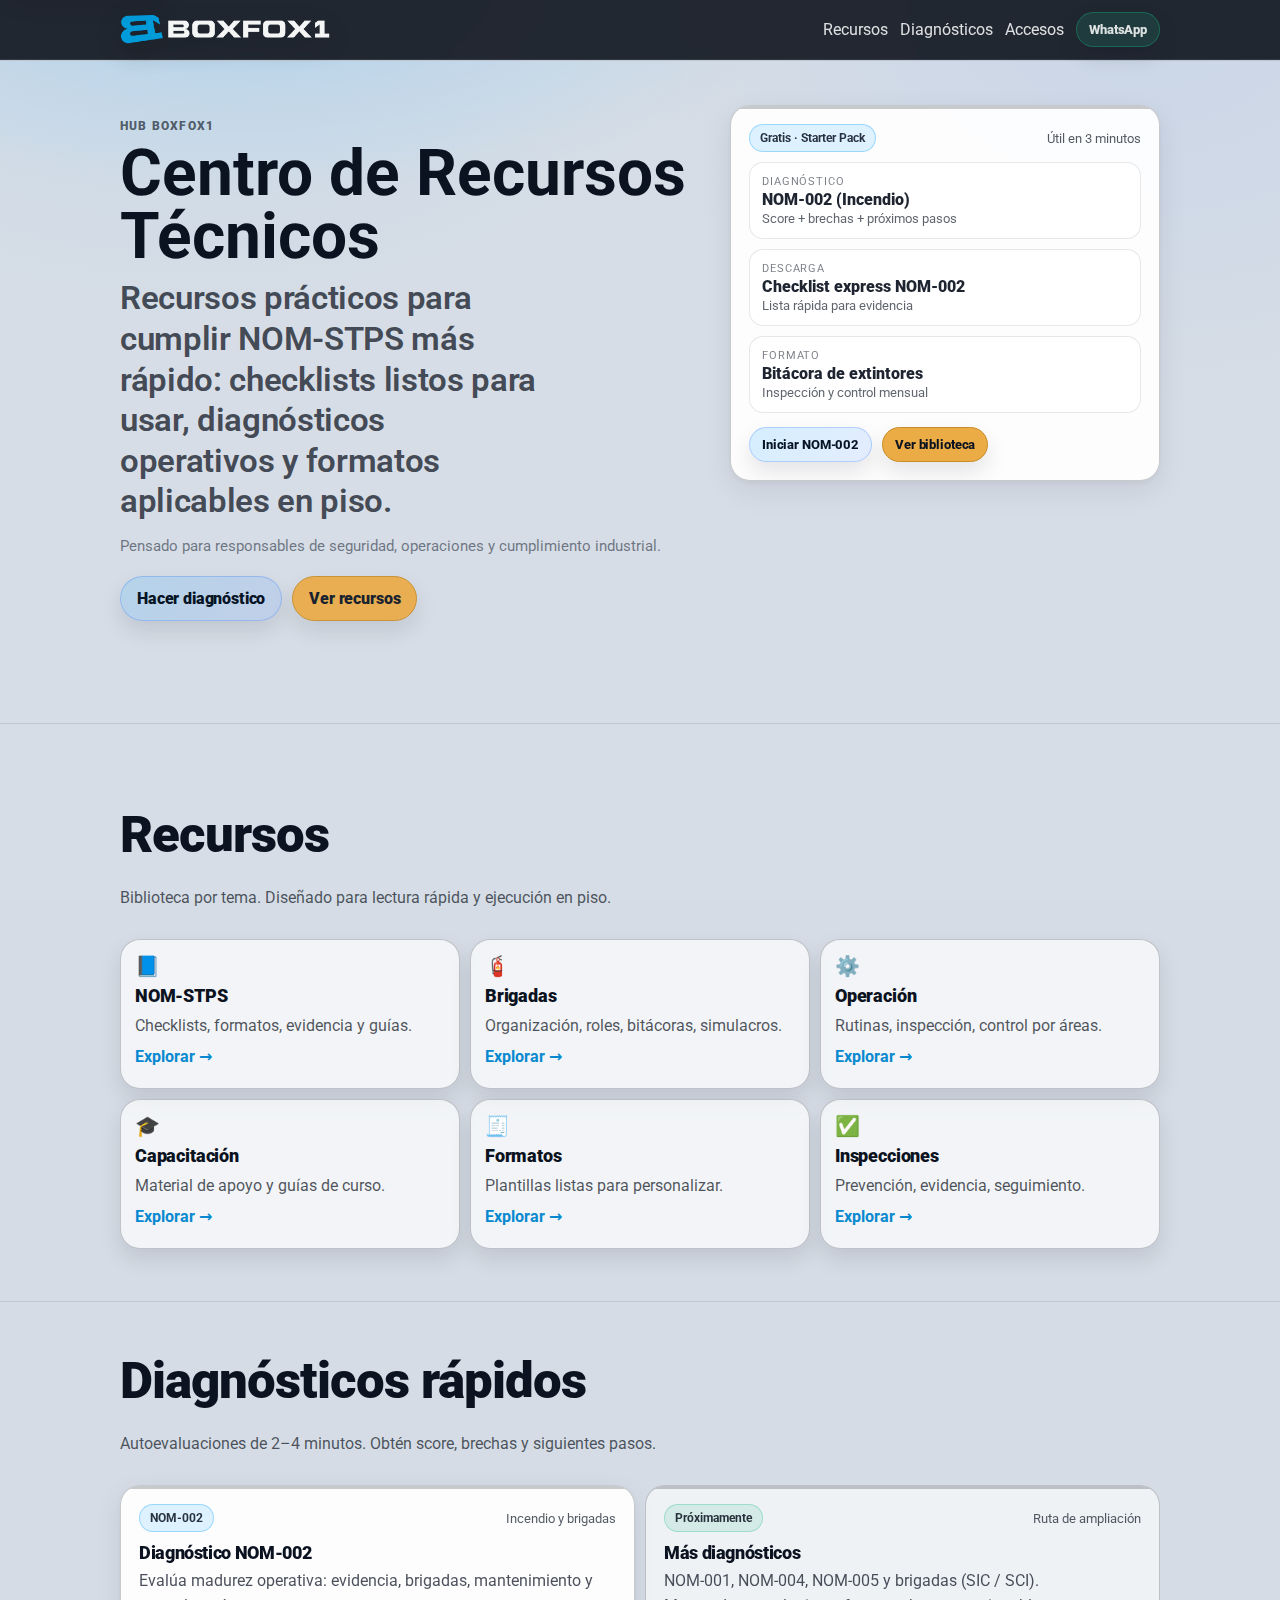
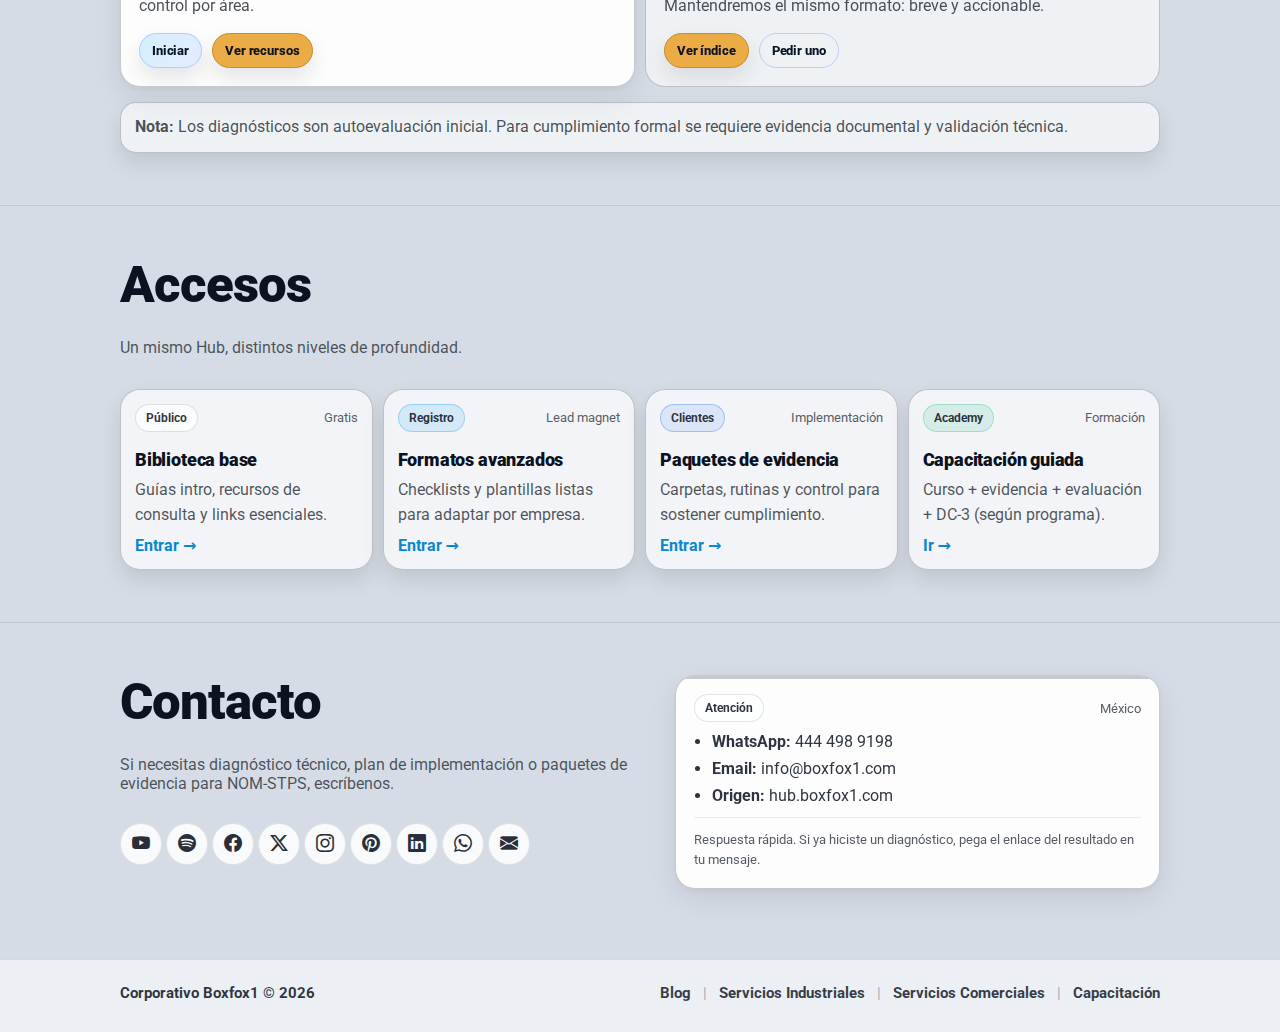
<file: index.html>
<!-- /index.html -->
<!doctype html>
<html lang="es-MX">
  <head>
    <meta charset="utf-8" />
    <meta name="viewport" content="width=device-width, initial-scale=1" />
    <title>Hub Boxfox1 | Centro de Recursos Técnicos</title>
    <meta
      name="description"
      content="Hub Boxfox1: recursos técnicos, checklists, formatos y diagnósticos (NOM-STPS, brigadas y operación) listos para usar."
    />
    <meta name="robots" content="index,follow" />

    <!-- Open Graph -->
    <meta property="og:type" content="website" />
    <meta
      property="og:title"
      content="Hub Boxfox1 | Centro de Recursos Técnicos"
    />
    <meta
      property="og:description"
      content="Recursos técnicos, diagnósticos y formatos para cumplimiento NOM-STPS y operación industrial."
    />
    <meta property="og:url" content="https://hub.boxfox1.com/" />
    <meta property="og:site_name" content="Boxfox1" />

    <link rel="icon" href="/favicon.ico" />
    <link rel="stylesheet" href="/assets/css/main.css" />
    <link
      rel="stylesheet"
      href="https://cdn.jsdelivr.net/npm/bootstrap-icons@1.11.3/font/bootstrap-icons.css"
    />
  </head>

  <body>
    <a class="skip-link" href="#contenido">Saltar al contenido</a>

    <header class="site-header" id="top">
      <nav class="nav" aria-label="Navegación principal">
        <div class="wrap nav-row">
          <a class="brand" href="/" aria-label="Inicio Hub Boxfox1">
            <img
              class="brand-logo"
              src="/assets/img/boxfox1.logo.white.webp"
              alt="Boxfox1 Hub"
              width="210"
              height="48"
              loading="eager"
              decoding="async"
            />
          </a>

          <button
            class="nav-toggle"
            id="navToggle"
            type="button"
            aria-expanded="false"
            aria-controls="navLinks"
          >
            <span class="nav-toggle__icon" aria-hidden="true"></span>
            <span class="sr-only">Abrir menú</span>
          </button>

          <div class="nav-links" id="navLinks">
            <a href="#recursos">Recursos</a>
            <a href="#diagnosticos">Diagnósticos</a>
            <a href="#accesos">Accesos</a>

            <a
              class="btn btn-sm btn-whats"
              target="_blank"
              rel="noopener noreferrer"
              href="https://wa.me/524444989198?text=Hola%20Boxfox1%2C%20vengo%20de%20hub.boxfox1.com%20y%20quiero%20ayuda%20con%20recursos%20y%20cumplimiento%20NOM-STPS."
            >
              WhatsApp
            </a>
          </div>
        </div>
      </nav>
    </header>

    <main id="contenido">
      <!-- HERO -->
      <section
        class="section section--hero"
        aria-label="Centro de Recursos Técnicos"
      >
        <div class="wrap">
          <div class="hero">
            <div class="hero-copy">
              <p class="eyebrow">Hub Boxfox1</p>
              <h1>Centro de Recursos Técnicos</h1>
              <p class="lead">
                Recursos prácticos para cumplir NOM-STPS más rápido: checklists
                listos para usar, diagnósticos operativos y formatos aplicables
                en piso.
              </p>

              <p class="hero-note">
                Pensado para responsables de seguridad, operaciones y
                cumplimiento industrial.
              </p>
              <div
                class="hero-actions"
                role="group"
                aria-label="Acciones principales"
              >
                <!-- Primario: diagnóstico -->
                <a class="btn" href="#diagnosticos">Hacer diagnóstico</a>
                <!-- Secundario: biblioteca -->
                <a class="btn btn-ghost" href="#recursos">Ver recursos</a>
              </div>
            </div>

<aside class="card card--solid hero-pack" aria-label="Starter Pack">
  <div class="card-top">
    <span class="badge badge-registro">Gratis · Starter Pack</span>
    <div class="muted small">Útil en 3 minutos</div>
  </div>

  <div class="pack" role="list">
    <a class="pack-item" href="/app/diagnostico/nom-002.html" role="listitem">
      <div class="pack-kicker">Diagnóstico</div>
      <div class="pack-title">NOM-002 (Incendio)</div>
      <div class="pack-sub">Score + brechas + próximos pasos</div>
    </a>

    <a class="pack-item" href="/downloads/" role="listitem">
      <div class="pack-kicker">Descarga</div>
      <div class="pack-title">Checklist express NOM-002</div>
      <div class="pack-sub">Lista rápida para evidencia</div>
    </a>

    <a class="pack-item" href="/downloads/" role="listitem">
      <div class="pack-kicker">Formato</div>
      <div class="pack-title">Bitácora de extintores</div>
      <div class="pack-sub">Inspección y control mensual</div>
    </a>
  </div>

  <div class="card-actions" aria-label="Acciones rápidas">
    <a class="btn btn-sm" href="/app/diagnostico/nom-002.html">Iniciar NOM-002</a>
    <a class="btn btn-ghost btn-sm" href="#recursos">Ver biblioteca</a>
  </div>
</aside>
          </div>
        </div>
      </section>

      <!-- RECURSOS -->
      <section class="section" id="recursos" aria-label="Recursos">
        <div class="wrap">
          <div class="section-head">
            <h2>Recursos</h2>
            <p class="muted">
              Biblioteca por tema. Diseñado para lectura rápida y ejecución en
              piso.
            </p>
          </div>

          <div class="grid grid-3" style="margin-top: 16px">
            <article class="tile" aria-label="NOM-STPS">
              <div class="tile-ico" aria-hidden="true">📘</div>
              <div class="tile-title">NOM-STPS</div>
              <div class="tile-desc">
                Checklists, formatos, evidencia y guías.
              </div>
              <a class="explore-link" href="#recursos">Explorar →</a>
            </article>

            <article class="tile" aria-label="Brigadas">
              <div class="tile-ico" aria-hidden="true">🧯</div>
              <div class="tile-title">Brigadas</div>
              <div class="tile-desc">
                Organización, roles, bitácoras, simulacros.
              </div>
              <a class="explore-link" href="#recursos">Explorar →</a>
            </article>

            <article class="tile" aria-label="Operación">
              <div class="tile-ico" aria-hidden="true">⚙️</div>
              <div class="tile-title">Operación</div>
              <div class="tile-desc">
                Rutinas, inspección, control por áreas.
              </div>
              <a class="explore-link" href="#recursos">Explorar →</a>
            </article>

            <article class="tile" aria-label="Capacitación">
              <div class="tile-ico" aria-hidden="true">🎓</div>
              <div class="tile-title">Capacitación</div>
              <div class="tile-desc">Material de apoyo y guías de curso.</div>
              <a class="explore-link" href="#recursos">Explorar →</a>
            </article>

            <article class="tile" aria-label="Formatos">
              <div class="tile-ico" aria-hidden="true">🧾</div>
              <div class="tile-title">Formatos</div>
              <div class="tile-desc">Plantillas listas para personalizar.</div>
              <a class="explore-link" href="#recursos">Explorar →</a>
            </article>

            <article class="tile" aria-label="Inspecciones">
              <div class="tile-ico" aria-hidden="true">✅</div>
              <div class="tile-title">Inspecciones</div>
              <div class="tile-desc">Prevención, evidencia, seguimiento.</div>
              <a class="explore-link" href="#recursos">Explorar →</a>
            </article>
          </div>
        </div>
      </section>

      <!-- DIAGNÓSTICOS -->
      <section
        class="section"
        id="diagnosticos"
        aria-label="Diagnósticos rápidos"
      >
        <div class="wrap">
          <div class="section-head">
            <h2>Diagnósticos rápidos</h2>
            <p class="muted">
              Autoevaluaciones de 2–4 minutos. Obtén score, brechas y siguientes
              pasos.
            </p>
          </div>

          <div class="grid grid-2" style="margin-top: 16px">
            <article class="card card--solid" aria-label="Diagnóstico NOM-002">
              <div class="card-top">
                <span class="badge badge-registro">NOM-002</span>
                <div class="muted small">Incendio y brigadas</div>
              </div>
              <div class="card-title">Diagnóstico NOM-002</div>
              <p class="card-desc">
                Evalúa madurez operativa: evidencia, brigadas, mantenimiento y
                control por área.
              </p>
              <div class="card-actions">
                <a class="btn btn-sm" href="/app/diagnostico/nom-002.html"
                  >Iniciar</a
                >
                <a class="btn btn-sm btn-ghost" href="#recursos"
                  >Ver recursos</a
                >
              </div>
            </article>

            <article class="card card--soft" aria-label="Más diagnósticos">
              <div class="card-top">
                <span class="badge badge-academy">Próximamente</span>
                <div class="muted small">Ruta de ampliación</div>
              </div>
              <div class="card-title">Más diagnósticos</div>
              <p class="card-desc">
                NOM-001, NOM-004, NOM-005 y brigadas (SIC / SCI). Mantendremos
                el mismo formato: breve y accionable.
              </p>
              <div class="card-actions">
                <a class="btn btn-sm btn-ghost" href="#accesos">Ver índice</a>
                <a class="btn btn-sm btn-line" href="#contacto">Pedir uno</a>
              </div>
            </article>
          </div>

          <div class="note" role="note" aria-label="Nota diagnósticos">
            <strong>Nota:</strong> Los diagnósticos son autoevaluación inicial.
            Para cumplimiento formal se requiere evidencia documental y
            validación técnica.
          </div>
        </div>
      </section>

      <!-- ACCESOS -->
      <section class="section" id="accesos" aria-label="Accesos">
        <div class="wrap">
          <div class="section-head">
            <h2>Accesos</h2>
            <p class="muted">Un mismo Hub, distintos niveles de profundidad.</p>
          </div>

          <div class="grid grid-4" style="margin-top: 16px">
            <article class="tile" aria-label="Público">
              <div class="card-top">
                <span class="badge">Público</span>
                <div class="muted small">Gratis</div>
              </div>
              <div class="tile-title">Biblioteca base</div>
              <div class="tile-desc">
                Guías intro, recursos de consulta y links esenciales.
              </div>
              <a class="explore-link" href="#recursos">Entrar →</a>
            </article>

            <article class="tile" aria-label="Registro">
              <div class="card-top">
                <span class="badge badge-registro">Registro</span>
                <div class="muted small">Lead magnet</div>
              </div>
              <div class="tile-title">Formatos avanzados</div>
              <div class="tile-desc">
                Checklists y plantillas listas para adaptar por empresa.
              </div>
              <a class="explore-link" href="#recursos">Entrar →</a>
            </article>

            <article class="tile" aria-label="Clientes">
              <div class="card-top">
                <span class="badge badge-clientes">Clientes</span>
                <div class="muted small">Implementación</div>
              </div>
              <div class="tile-title">Paquetes de evidencia</div>
              <div class="tile-desc">
                Carpetas, rutinas y control para sostener cumplimiento.
              </div>
              <a class="explore-link" href="#recursos">Entrar →</a>
            </article>

            <article class="tile" aria-label="Academy">
              <div class="card-top">
                <span class="badge badge-academy">Academy</span>
                <div class="muted small">Formación</div>
              </div>
              <div class="tile-title">Capacitación guiada</div>
              <div class="tile-desc">
                Curso + evidencia + evaluación + DC-3 (según programa).
              </div>
              <a class="explore-link" href="#recursos">Ir →</a>
            </article>
          </div>
        </div>
      </section>

      <!-- CONTACTO -->
      <section class="section" id="contacto" aria-label="Contacto">
        <div class="wrap">
          <div class="contact">
            <div>
              <div class="section-head">
                <h2>Contacto</h2>
                <p class="muted">
                  Si necesitas diagnóstico técnico, plan de implementación o
                  paquetes de evidencia para NOM-STPS, escríbenos.
                </p>
              </div>

              <div class="contact-actions">
                <div class="d-flex gap-3 flex-wrap">
                  <a
                    class="footer-social"
                    href="https://www.youtube.com/@Boxfox1industry"
                    target="_blank"
                    rel="noopener noreferrer"
                    aria-label="YouTube"
                  >
                    <i class="bi bi-youtube"></i>
                  </a>

                  <a
                    class="footer-social"
                    href="https://open.spotify.com/show/6O8W2euH2owYs06F3bGgIo"
                    target="_blank"
                    rel="noopener noreferrer"
                    aria-label="Spotify"
                  >
                    <i class="bi bi-spotify"></i>
                  </a>

                  <a
                    class="footer-social"
                    href="https://www.facebook.com/boxfox1industria/"
                    target="_blank"
                    rel="noopener noreferrer"
                    aria-label="Facebook"
                  >
                    <i class="bi bi-facebook"></i>
                  </a>

                  <a
                    class="footer-social"
                    href="https://x.com/Boxfox1industry"
                    target="_blank"
                    rel="noopener noreferrer"
                    aria-label="X (Twitter)"
                  >
                    <i class="bi bi-twitter-x"></i>
                  </a>

                  <a
                    class="footer-social"
                    href="https://www.instagram.com/boxfox1.industry/"
                    target="_blank"
                    rel="noopener noreferrer"
                    aria-label="Instagram"
                  >
                    <i class="bi bi-instagram"></i>
                  </a>

                  <a
                    class="footer-social"
                    href="https://www.pinterest.com/boxfox1/"
                    target="_blank"
                    rel="noopener noreferrer"
                    aria-label="Pinterest"
                  >
                    <i class="bi bi-pinterest"></i>
                  </a>

                  <a
                    class="footer-social"
                    href="https://www.linkedin.com/company/boxfox1industry/"
                    target="_blank"
                    rel="noopener noreferrer"
                    aria-label="LinkedIn"
                  >
                    <i class="bi bi-linkedin"></i>
                  </a>

                  <a
                    class="footer-social"
                    href="https://wa.me/524444989198?text=Hola%20Boxfox1%2C%20vengo%20desde%20hub.boxfox1.com"
                    target="_blank"
                    rel="noopener noreferrer"
                    aria-label="WhatsApp"
                  >
                    <i class="bi bi-whatsapp"></i>
                  </a>

                  <a
                    class="footer-social"
                    href="mailto:info@boxfox1.com?subject=Contacto%20desde%20Hub%20Boxfox1"
                    aria-label="Email"
                  >
                    <i class="bi bi-envelope-fill"></i>
                  </a>
                </div>
              </div>
            </div>

            <aside class="card card--solid" aria-label="Datos">
              <div class="card-top">
                <span class="badge">Atención</span>
                <div class="muted small">México</div>
              </div>
              <ul class="list" style="margin-top: 8px">
                <li>
                  <strong>WhatsApp:</strong>
                  <a
                    href="https://wa.me/524444989198?text=Hola%20Boxfox1%2C%20vengo%20desde%20hub.boxfox1.com"
                    target="_blank"
                    rel="noopener noreferrer"
                  >
                    444 498 9198
                  </a>
                </li>

                <li>
                  <strong>Email:</strong>
                  <a
                    href="mailto:info@boxfox1.com?subject=Contacto%20desde%20Hub%20Boxfox1"
                  >
                    info@boxfox1.com
                  </a>
                </li>
                <li><strong>Origen:</strong> hub.boxfox1.com</li>
              </ul>
              <div class="mini-note">
                Respuesta rápida. Si ya hiciste un diagnóstico, pega el enlace
                del resultado en tu mensaje.
              </div>
            </aside>
          </div>
        </div>
      </section>
    </main>

    <footer class="footer" role="contentinfo">
      <div class="wrap footer-row">
        <div class="footer-left">
          Corporativo Boxfox1 © <span id="year">2026</span>
        </div>

        <nav class="footer-right" aria-label="Divisiones Boxfox1">
          <a
            href="https://blog.boxfox1.com/"
            target="_blank"
            rel="noopener noreferrer"
            >Blog</a
          >
          <span class="sep">|</span>
          <a
            href="https://servicios.boxfox1.com/"
            target="_blank"
            rel="noopener noreferrer"
            >Servicios Industriales</a
          >
          <span class="sep">|</span>
          <a
            href="https://instituto.boxfox1.com/"
            target="_blank"
            rel="noopener noreferrer"
            >Servicios Comerciales</a
          >
          <span class="sep">|</span>
          <a
            href="https://capacitacion.boxfox1.com/"
            target="_blank"
            rel="noopener noreferrer"
            >Capacitación</a
          >
        </nav>
      </div>

      <div class="wrap footer-sub">
        <div class="footer-ctas" aria-label="Contacto directo"></div>
      </div>
    </footer>

    <script src="/assets/js/main.js" defer></script>
  </body>
</html>
</file>
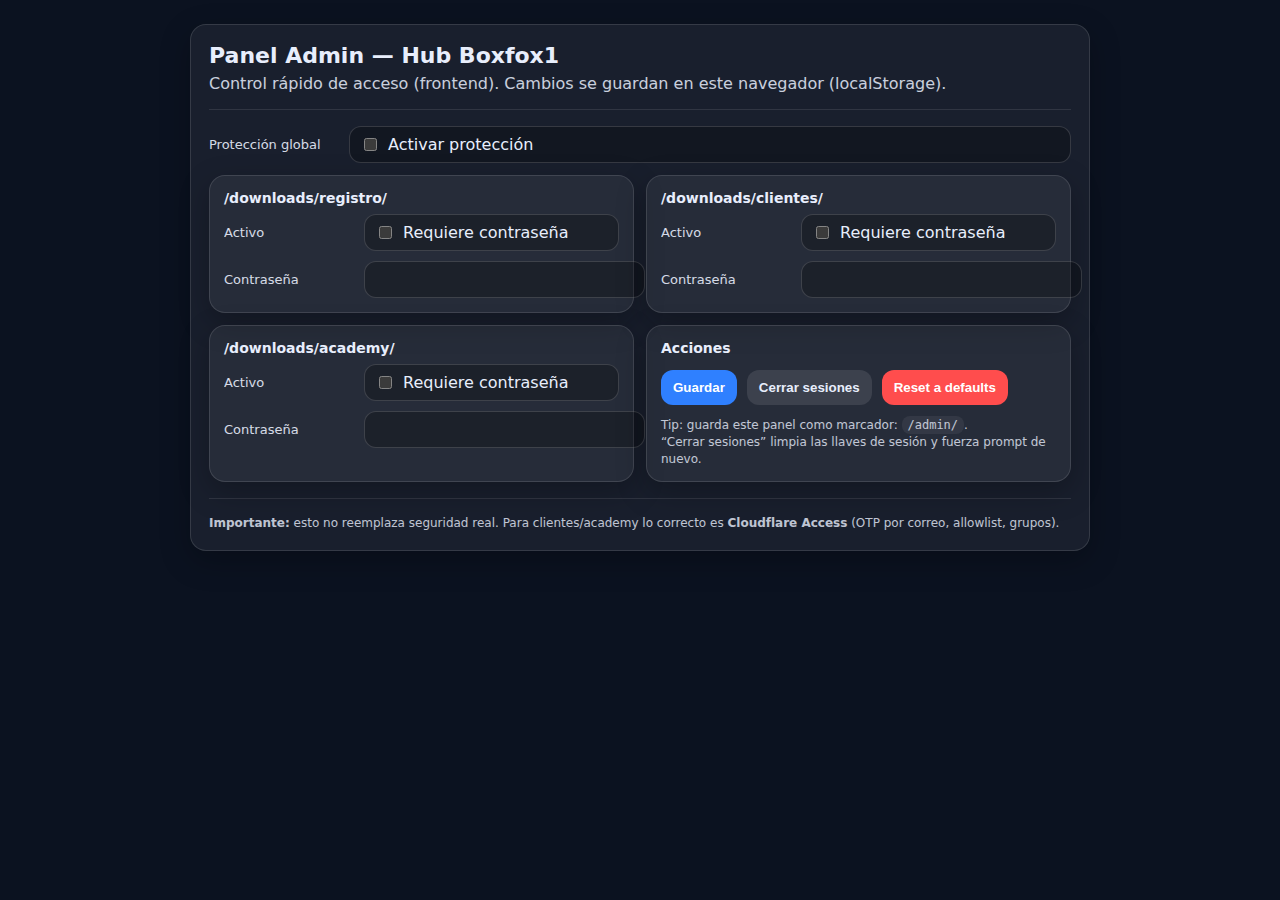
<file: admin/index.html>
<!doctype html>
<html lang="es-MX">
  <head>
    <meta charset="utf-8" />
    <meta name="viewport" content="width=device-width, initial-scale=1" />
    <title>Admin Hub | Boxfox1</title>
    <style>
      :root { color-scheme: dark; }
      body {
        margin: 0; font-family: Roboto, system-ui, -apple-system, Segoe UI, Arial, sans-serif;
        background: #0b1220; color: #e8eefc;
      }
      .wrap { max-width: 900px; margin: 0 auto; padding: 24px; }
      .card {
        background: rgba(255,255,255,0.06);
        border: 1px solid rgba(255,255,255,0.12);
        border-radius: 16px;
        padding: 18px;
        box-shadow: 0 10px 30px rgba(0,0,0,.25);
      }
      h1 { margin: 0 0 6px; font-size: 22px; }
      p { margin: 0 0 16px; opacity: .85; }
      .grid { display: grid; grid-template-columns: 1fr; gap: 12px; }
      @media (min-width: 820px) { .grid { grid-template-columns: 1fr 1fr; } }
      .row {
        display: grid; grid-template-columns: 130px 1fr;
        gap: 10px; align-items: center;
      }
      label { font-size: 13px; opacity: .9; }
      input[type="text"], input[type="password"] {
        width: 100%; padding: 10px 12px; border-radius: 12px;
        border: 1px solid rgba(255,255,255,0.15);
        background: rgba(0,0,0,0.25); color: #e8eefc;
        outline: none;
      }
      .toggle {
        display: inline-flex; gap: 8px; align-items: center;
        padding: 8px 10px; border-radius: 12px;
        border: 1px solid rgba(255,255,255,0.15);
        background: rgba(0,0,0,0.25);
      }
      .btns { display: flex; flex-wrap: wrap; gap: 10px; margin-top: 14px; }
      button {
        cursor: pointer; border: 0; border-radius: 12px;
        padding: 10px 12px; font-weight: 700;
      }
      .primary { background: #2f80ff; color: white; }
      .danger { background: #ff4d4d; color: white; }
      .ghost { background: rgba(255,255,255,0.10); color: #e8eefc; }
      .note { margin-top: 12px; font-size: 12px; opacity: .8; line-height: 1.4; }
      .divider { height: 1px; background: rgba(255,255,255,0.10); margin: 16px 0; }
      .areaTitle { font-size: 14px; font-weight: 800; margin: 0 0 8px; }
      code { background: rgba(255,255,255,0.08); padding: 2px 6px; border-radius: 8px; }
    </style>
  </head>

  <body>
    <div class="wrap">
      <div class="card">
        <h1>Panel Admin — Hub Boxfox1</h1>
        <p>Control rápido de acceso (frontend). Cambios se guardan en este navegador (localStorage).</p>

        <div class="divider"></div>

        <div class="row" style="margin-bottom: 12px;">
          <label>Protección global</label>
          <div class="toggle">
            <input id="globalEnabled" type="checkbox" />
            <span>Activar protección</span>
          </div>
        </div>

        <div class="grid">
          <div class="card" style="padding:14px;">
            <div class="areaTitle">/downloads/registro/</div>
            <div class="row">
              <label>Activo</label>
              <div class="toggle">
                <input id="regEnabled" type="checkbox" />
                <span>Requiere contraseña</span>
              </div>
            </div>
            <div class="row" style="margin-top:10px;">
              <label>Contraseña</label>
              <input id="regPass" type="password" autocomplete="new-password" />
            </div>
          </div>

          <div class="card" style="padding:14px;">
            <div class="areaTitle">/downloads/clientes/</div>
            <div class="row">
              <label>Activo</label>
              <div class="toggle">
                <input id="cliEnabled" type="checkbox" />
                <span>Requiere contraseña</span>
              </div>
            </div>
            <div class="row" style="margin-top:10px;">
              <label>Contraseña</label>
              <input id="cliPass" type="password" autocomplete="new-password" />
            </div>
          </div>

          <div class="card" style="padding:14px;">
            <div class="areaTitle">/downloads/academy/</div>
            <div class="row">
              <label>Activo</label>
              <div class="toggle">
                <input id="acaEnabled" type="checkbox" />
                <span>Requiere contraseña</span>
              </div>
            </div>
            <div class="row" style="margin-top:10px;">
              <label>Contraseña</label>
              <input id="acaPass" type="password" autocomplete="new-password" />
            </div>
          </div>

          <div class="card" style="padding:14px;">
            <div class="areaTitle">Acciones</div>
            <div class="btns">
              <button class="primary" id="saveBtn">Guardar</button>
              <button class="ghost" id="logoutBtn">Cerrar sesiones</button>
              <button class="danger" id="resetBtn">Reset a defaults</button>
            </div>
            <div class="note">
              Tip: guarda este panel como marcador: <code>/admin/</code>.<br/>
              “Cerrar sesiones” limpia las llaves de sesión y fuerza prompt de nuevo.
            </div>
          </div>
        </div>

        <div class="divider"></div>

        <div class="note">
          <b>Importante:</b> esto no reemplaza seguridad real. Para clientes/academy lo correcto es <b>Cloudflare Access</b> (OTP por correo, allowlist, grupos).
        </div>
      </div>
    </div>

    <script src="/assets/js/access-config.js"></script>
    <script>
      const STORAGE_KEY = "bf1_access_config_v1";

      const defaults = window.BF1_ACCESS_DEFAULTS;

      function loadConfig() {
        try {
          const raw = localStorage.getItem(STORAGE_KEY);
          if (!raw) return defaults;
          const parsed = JSON.parse(raw);
          return {
            enabled: parsed.enabled ?? defaults.enabled,
            areas: {
              registro: { ...defaults.areas.registro, ...(parsed.areas?.registro || {}) },
              clientes: { ...defaults.areas.clientes, ...(parsed.areas?.clientes || {}) },
              academy: { ...defaults.areas.academy, ...(parsed.areas?.academy || {}) },
            },
          };
        } catch {
          return defaults;
        }
      }

      function saveConfig(cfg) {
        localStorage.setItem(STORAGE_KEY, JSON.stringify(cfg));
      }

      function fillUI(cfg) {
        document.getElementById("globalEnabled").checked = !!cfg.enabled;

        document.getElementById("regEnabled").checked = !!cfg.areas.registro.enabled;
        document.getElementById("regPass").value = cfg.areas.registro.password || "";

        document.getElementById("cliEnabled").checked = !!cfg.areas.clientes.enabled;
        document.getElementById("cliPass").value = cfg.areas.clientes.password || "";

        document.getElementById("acaEnabled").checked = !!cfg.areas.academy.enabled;
        document.getElementById("acaPass").value = cfg.areas.academy.password || "";
      }

      function readUI() {
        return {
          enabled: document.getElementById("globalEnabled").checked,
          areas: {
            registro: {
              enabled: document.getElementById("regEnabled").checked,
              password: document.getElementById("regPass").value.trim(),
            },
            clientes: {
              enabled: document.getElementById("cliEnabled").checked,
              password: document.getElementById("cliPass").value.trim(),
            },
            academy: {
              enabled: document.getElementById("acaEnabled").checked,
              password: document.getElementById("acaPass").value.trim(),
            },
          },
        };
      }

      function clearSessions() {
        // solo borra en este navegador
        Object.keys(sessionStorage).forEach((k) => {
          if (k.startsWith("bf1_access_")) sessionStorage.removeItem(k);
        });
      }

      // init
      const cfg = loadConfig();
      fillUI(cfg);

      document.getElementById("saveBtn").addEventListener("click", () => {
        const next = readUI();
        saveConfig(next);
        alert("Guardado. (Recuerda: aplica en este navegador.)");
      });

      document.getElementById("logoutBtn").addEventListener("click", () => {
        clearSessions();
        alert("Sesiones limpiadas.");
      });

      document.getElementById("resetBtn").addEventListener("click", () => {
        localStorage.removeItem(STORAGE_KEY);
        clearSessions();
        fillUI(defaults);
        alert("Reset aplicado a defaults.");
      });
    </script>
  </body>
</html>
</file>
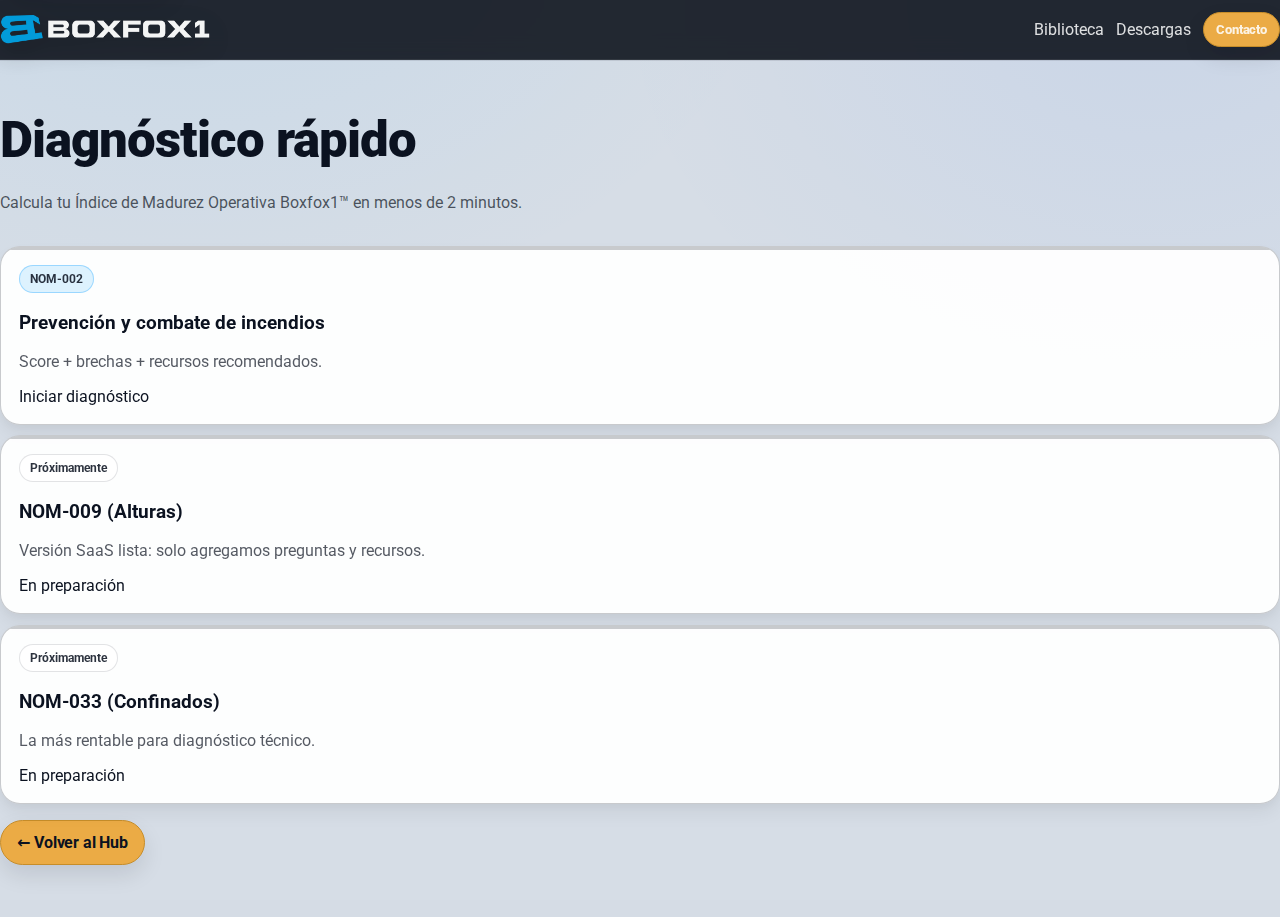
<file: app/diagnostico/index.html>
<!doctype html>
<html lang="es-MX">
  <head>
    <meta charset="utf-8" />
    <meta name="viewport" content="width=device-width, initial-scale=1" />
    <title>Diagnóstico | Hub Boxfox1</title>
    <meta
      name="description"
      content="Diagnóstico rápido de cumplimiento NOM-STPS. Calcula tu nivel de riesgo en 2 minutos."
    />
    <meta name="robots" content="index,follow" />
    <link rel="stylesheet" href="/assets/css/main.css" />
  </head>
  <body>
    <a class="skip-link" href="#contenido">Saltar al contenido</a>

    <header class="site-header" id="top">
      <nav class="nav">
        <div class="container nav-row">
          <a class="brand" href="/">
            <img
              class="brand-logo"
              src="/assets/img/boxfox1.logo.white.webp"
              alt="Boxfox1 Hub"
              width="210"
              height="48"
            />
          </a>
          <div class="nav-links" id="navLinks">
            <a href="/recursos/">Biblioteca</a>
            <a href="/downloads/">Descargas</a>
            <a class="btn btn-sm btn-ghost" href="/#contacto">Contacto</a>
          </div>
        </div>
      </nav>
    </header>

    <main id="contenido">
      <section class="section">
        <div class="container">
          <div class="section-head">
            <h2>Diagnóstico rápido</h2>
            <p class="muted">
              Calcula tu Índice de Madurez Operativa Boxfox1™ en menos de 2
              minutos.
            </p>
          </div>

          <div class="grid cards-3">
            <a
              class="card card-link"
              href="/app/diagnostico/nom-002.html?utm_source=hub&utm_medium=app&utm_campaign=diagnostico_nom002"
            >
              <div class="badge badge-registro">NOM-002</div>
              <h3 class="h5">Prevención y combate de incendios</h3>
              <p class="muted">Score + brechas + recursos recomendados.</p>
              <div class="card-meta">Iniciar diagnóstico</div>
            </a>

            <div class="card">
              <div class="badge badge-public">Próximamente</div>
              <h3 class="h5">NOM-009 (Alturas)</h3>
              <p class="muted">
                Versión SaaS lista: solo agregamos preguntas y recursos.
              </p>
              <div class="card-meta">En preparación</div>
            </div>

            <div class="card">
              <div class="badge badge-public">Próximamente</div>
              <h3 class="h5">NOM-033 (Confinados)</h3>
              <p class="muted">La más rentable para diagnóstico técnico.</p>
              <div class="card-meta">En preparación</div>
            </div>
          </div>

          <div style="margin-top: 16px">
            <a class="btn btn-ghost" href="/">← Volver al Hub</a>
          </div>
        </div>
      </section>
    </main>

    <script src="/assets/js/main.js" defer></script>
  </body>
</html>
</file>
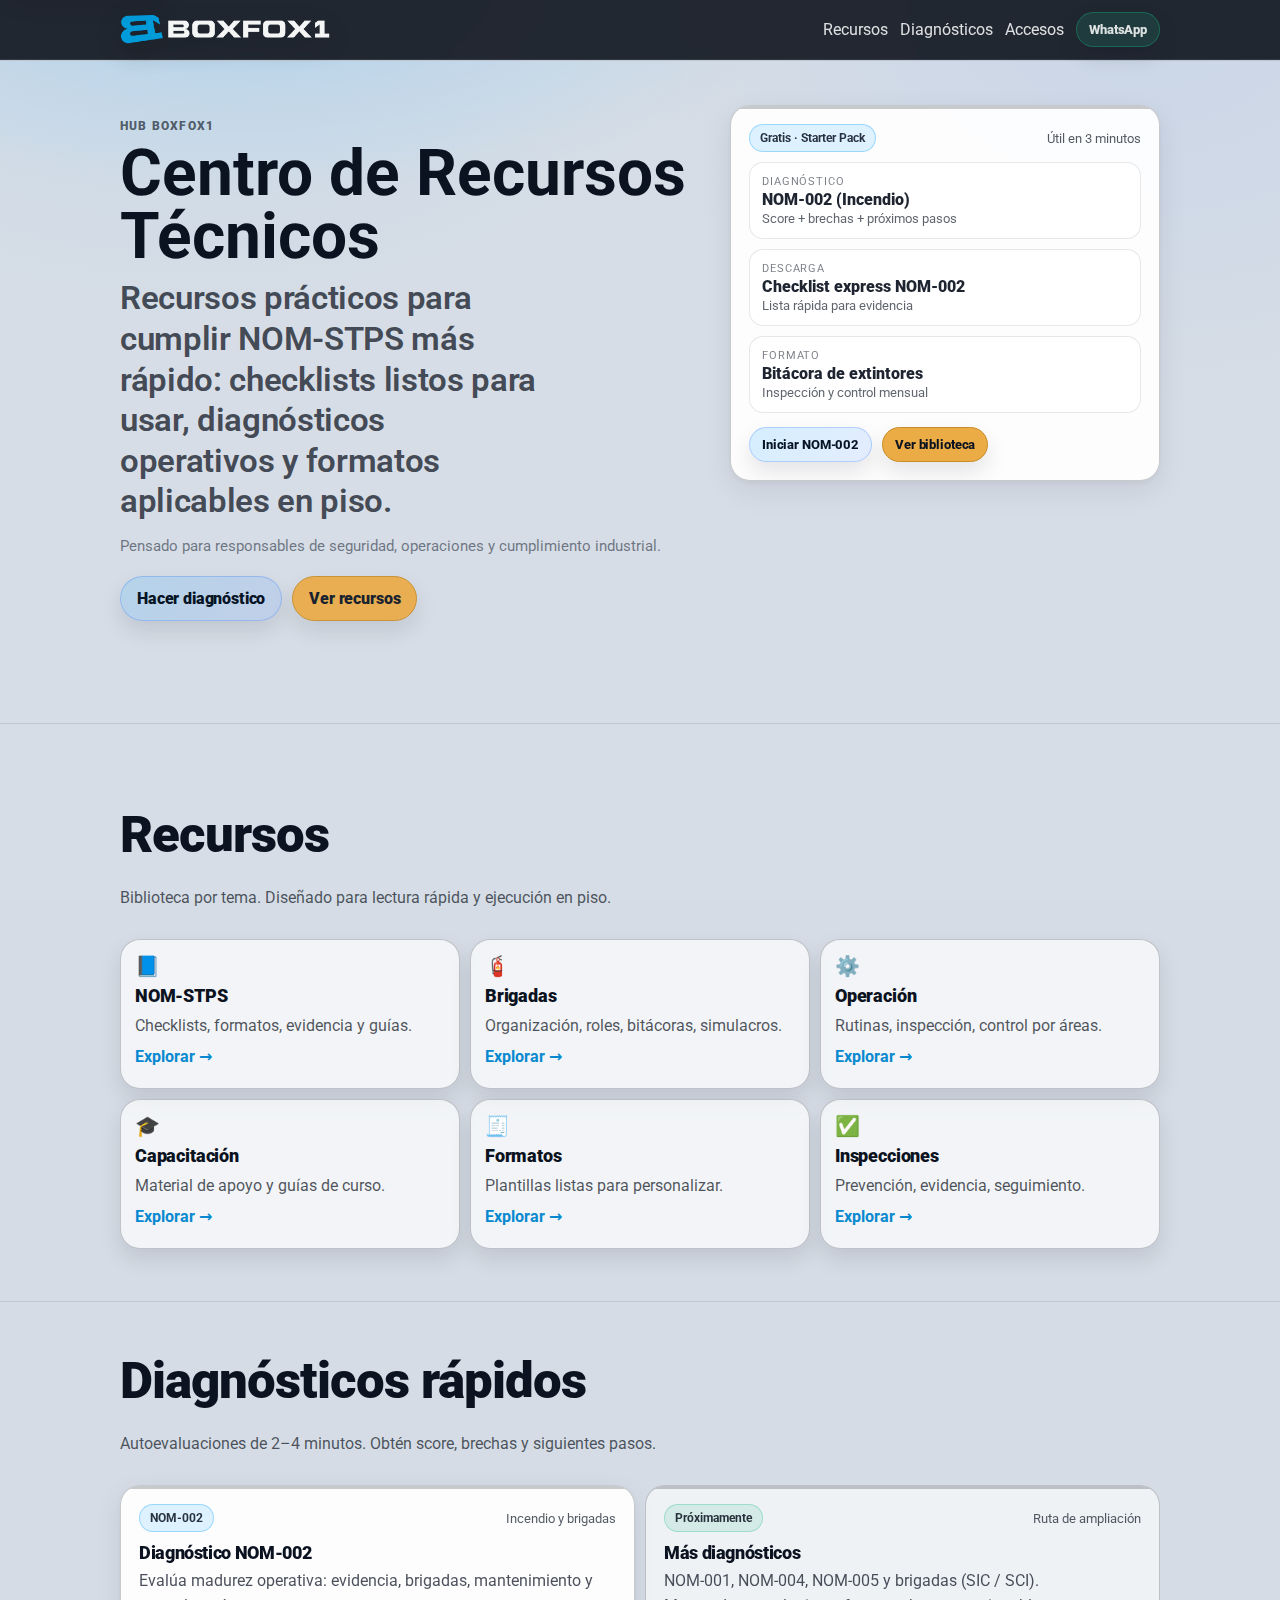
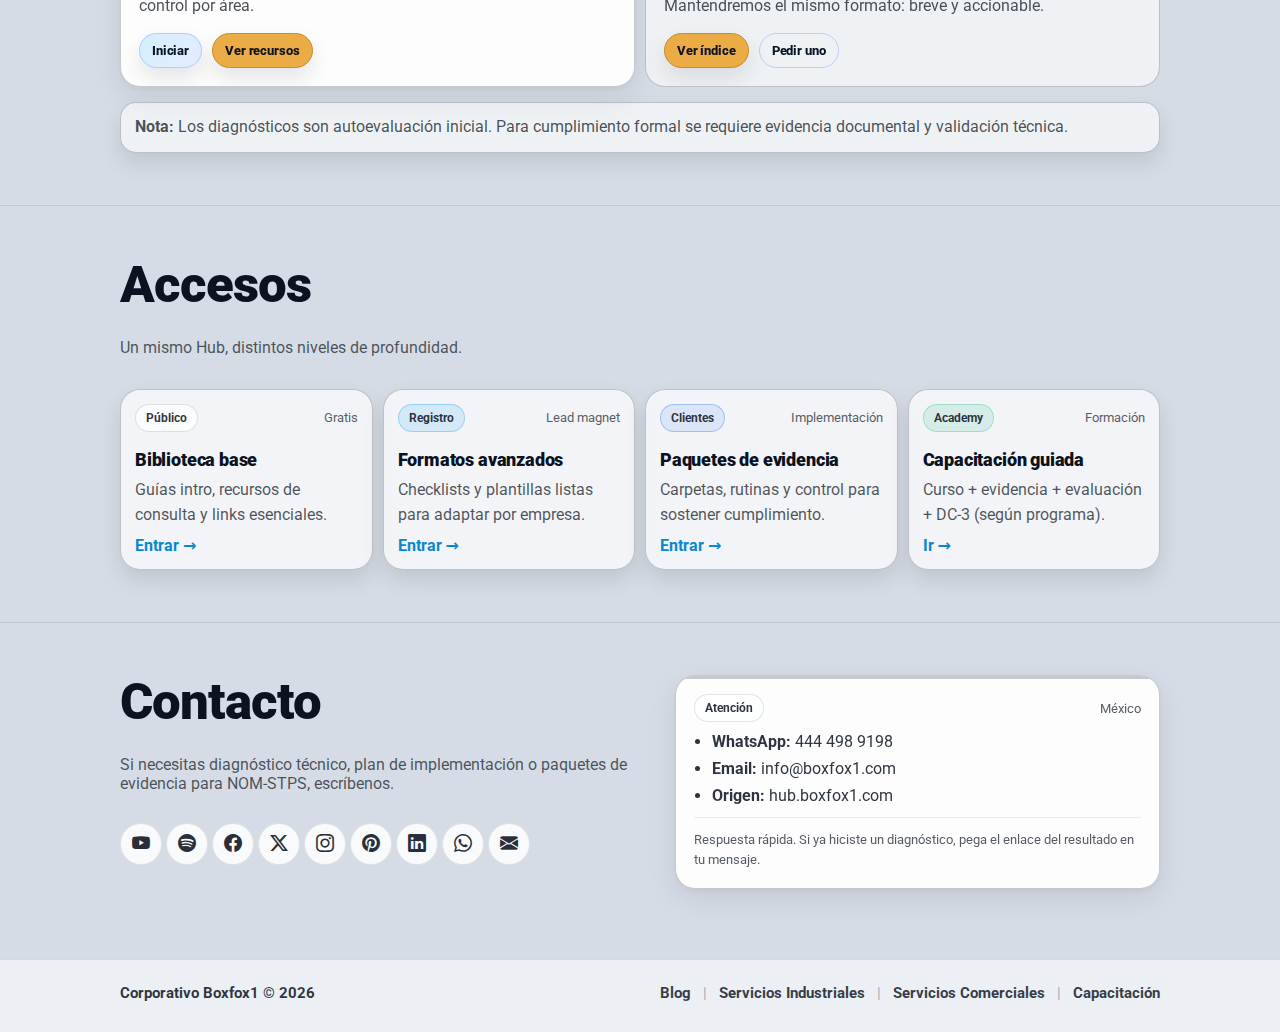
<file: downloads/academy/index.html>
<!doctype html>
<html lang="es-MX">
  <head>
    <meta charset="utf-8" />
    <meta name="viewport" content="width=device-width, initial-scale=1" />
    <title>Acceso Academy | Hub Boxfox1</title>
    <meta name="robots" content="noindex,follow" />
  </head>
  <body>
    <script>
      window.BOXFOX1_ACCESS_LEVEL = "academy";
    </script>

    <script src="/assets/js/access.js"></script>
  </body>
</html>
</file>
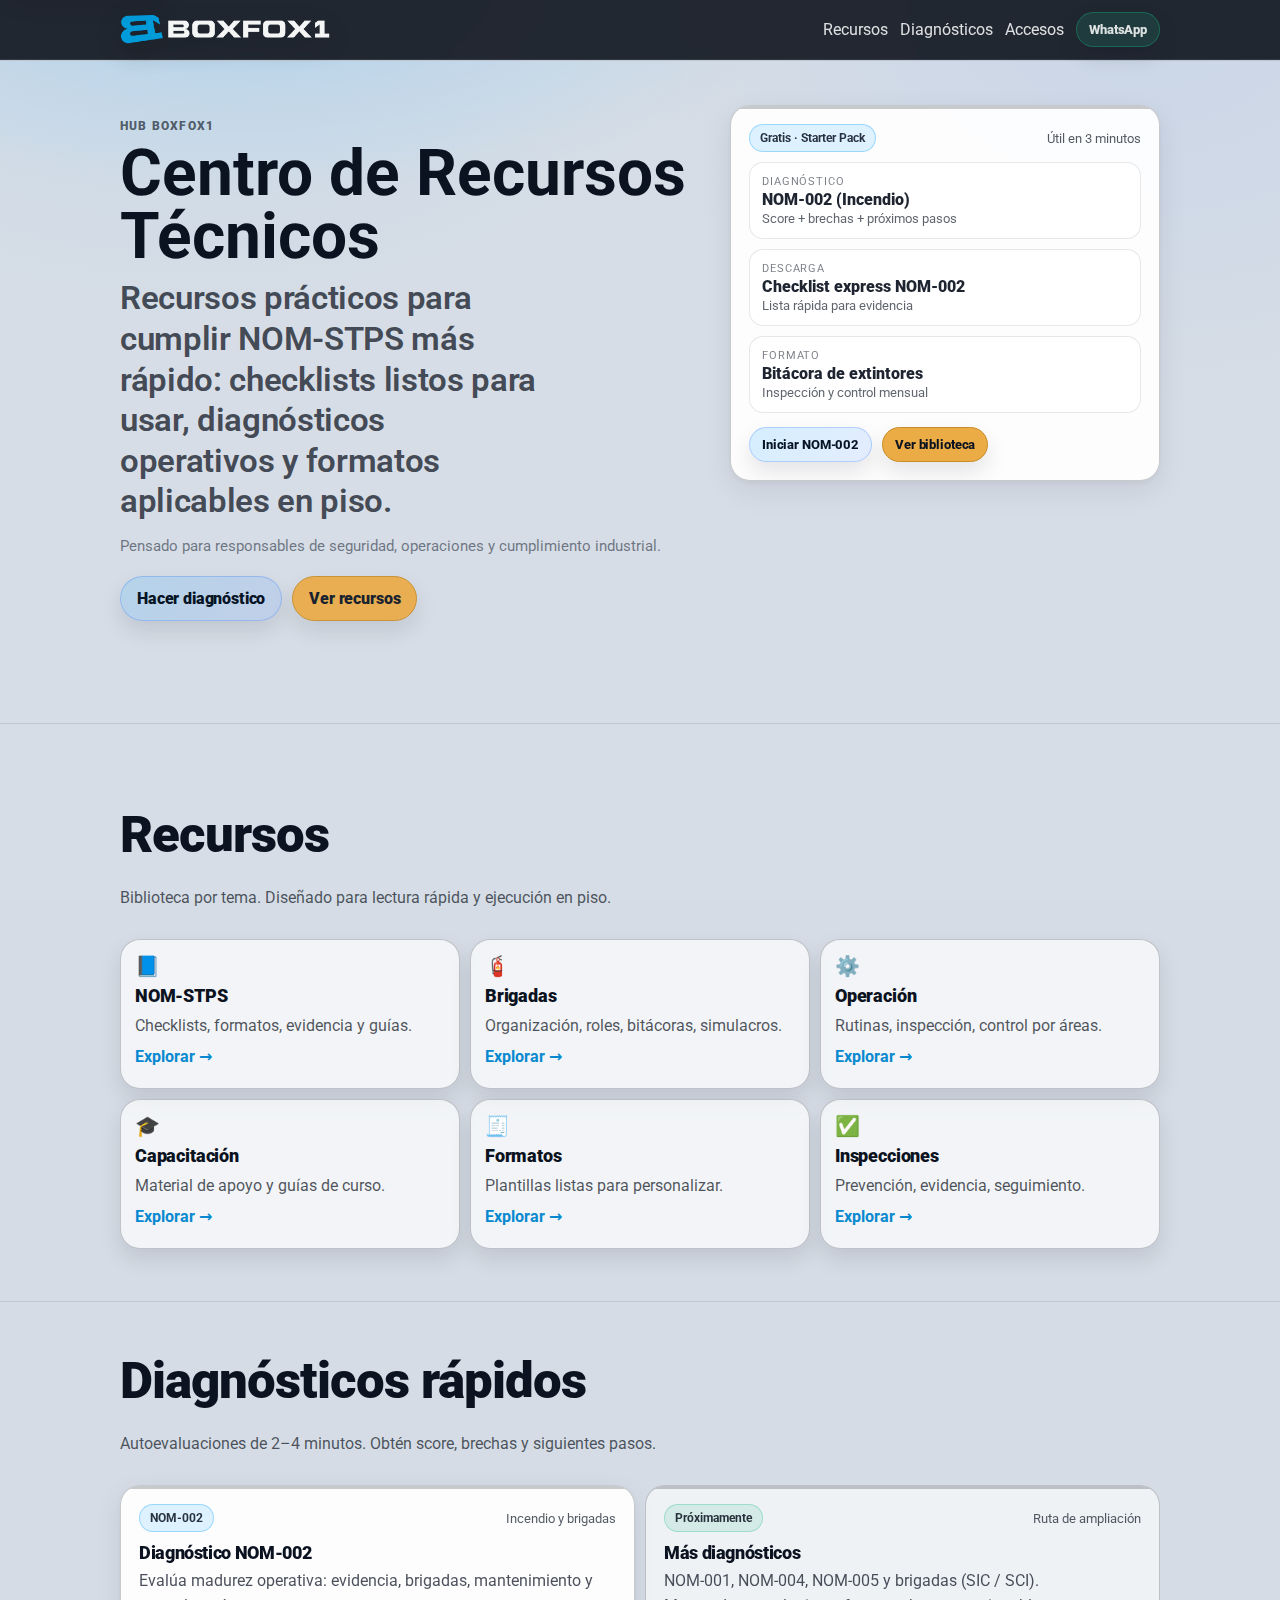
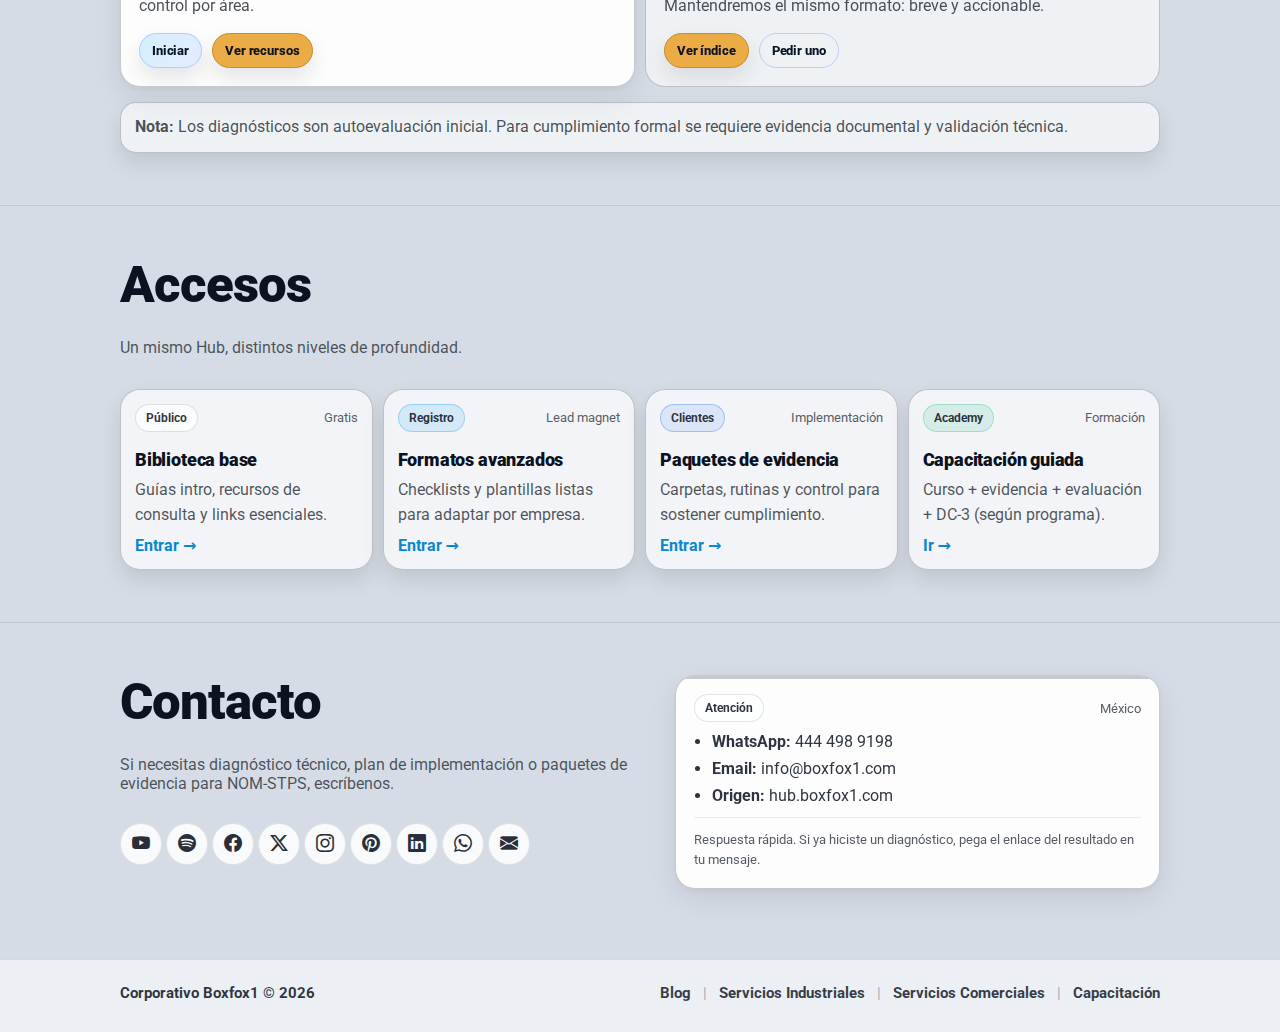
<file: downloads/clientes/index.html>
<!doctype html>
<html lang="es">
  <head>
    <meta charset="utf-8" />
    <meta name="viewport" content="width=device-width, initial-scale=1" />
    <title>Clientes | Hub Boxfox1</title>
  </head>
  <body>
    <script src="/assets/js/access-config.js"></script>
    <script src="/assets/js/access.js"></script>
  </body>
</html>
</file>
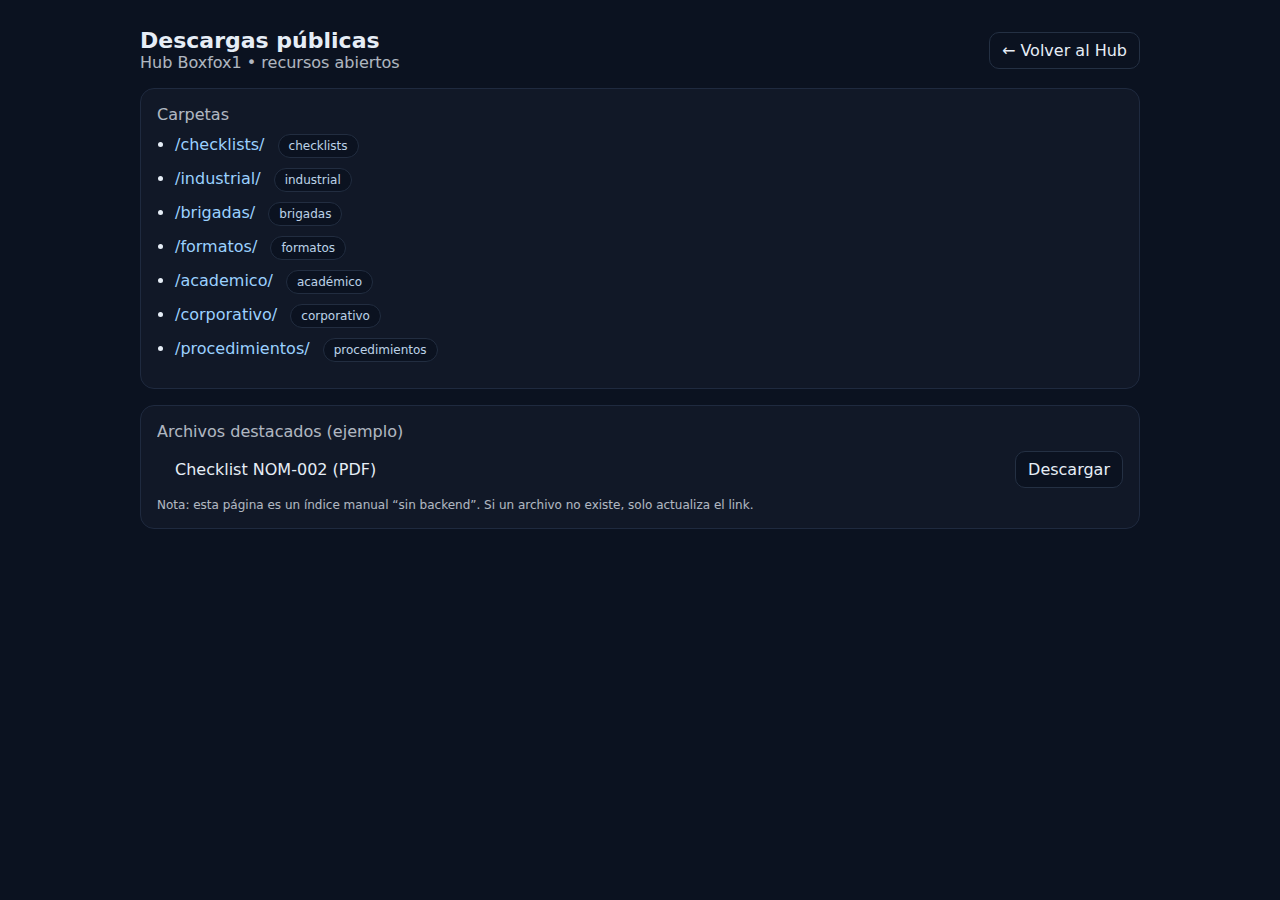
<file: downloads/public/index.html>
<!doctype html>
<html lang="es-MX">
<head>
  <meta charset="utf-8" />
  <meta name="viewport" content="width=device-width, initial-scale=1" />
  <title>Descargas públicas | Hub Boxfox1</title>
  <meta name="robots" content="noindex,follow" />

  <!-- Google tag (gtag.js) -->
<script async src="https://www.googletagmanager.com/gtag/js?id=G-F84RR7KNGX"></script>
<script>
  window.dataLayer = window.dataLayer || [];
  function gtag(){dataLayer.push(arguments);}
  gtag('js', new Date());

  gtag('config', 'G-F84RR7KNGX');
</script>

  <style>
    :root{color-scheme:dark}
    body{
      margin:0;
      font-family: system-ui, -apple-system, Segoe UI, Roboto, Arial, sans-serif;
      background:#0b1220;
      color:#e6edf6;
    }
    .container{max-width:1000px;margin:0 auto;padding:28px 18px}
    .top{
      display:flex;align-items:center;justify-content:space-between;gap:12px;flex-wrap:wrap
    }
    a{color:#9bd1ff;text-decoration:none}
    a:hover{text-decoration:underline}
    .card{
      margin-top:16px;
      background:#111827;
      border:1px solid #1f2a3f;
      border-radius:14px;
      padding:16px;
    }
    h1{font-size:22px;margin:0}
    .muted{opacity:.75}
    ul{margin:10px 0 0 0;padding-left:18px}
    li{margin:10px 0}
    .pill{
      display:inline-block;
      font-size:12px;
      padding:4px 10px;
      border-radius:999px;
      border:1px solid #243043;
      background:#0b1220;
      color:#cfe5ff;
      margin-left:8px;
      opacity:.9;
    }
    .file{
      display:flex;align-items:center;justify-content:space-between;gap:10px;flex-wrap:wrap
    }
    .btn{
      display:inline-block;
      padding:8px 12px;
      border-radius:10px;
      border:1px solid #243043;
      background:#0b1220;
      color:#e6edf6;
      text-decoration:none;
    }
    .btn:hover{border-color:#2b3b5e;text-decoration:none}
  </style>
</head>
<body>
  <div class="container">
    <div class="top">
      <div>
        <h1>Descargas públicas</h1>
        <div class="muted">Hub Boxfox1 • recursos abiertos</div>
      </div>
      <div>
        <a class="btn" href="/">← Volver al Hub</a>
      </div>
    </div>

    <div class="card">
      <div class="muted">Carpetas</div>
      <ul>
        <li><a href="./checklists/">/checklists/</a> <span class="pill">checklists</span></li>
        <li><a href="./industrial/">/industrial/</a> <span class="pill">industrial</span></li>
        <li><a href="./brigadas/">/brigadas/</a> <span class="pill">brigadas</span></li>
        <li><a href="./formatos/">/formatos/</a> <span class="pill">formatos</span></li>
        <li><a href="./academico/">/academico/</a> <span class="pill">académico</span></li>
        <li><a href="./corporativo/">/corporativo/</a> <span class="pill">corporativo</span></li>
        <li><a href="./procedimientos/">/procedimientos/</a> <span class="pill">procedimientos</span></li>
      </ul>
    </div>

    <div class="card">
      <div class="muted">Archivos destacados (ejemplo)</div>
      <ul>
        <li class="file">
          <span>Checklist NOM-002 (PDF)</span>
          <a class="btn" href="./checklists/checklist-nom-002-prevencion-incendios-v1.pdf" download>Descargar</a>
        </li>
      </ul>
      <div class="muted" style="margin-top:10px;font-size:12px">
        Nota: esta página es un índice manual “sin backend”. Si un archivo no existe, solo actualiza el link.
      </div>
    </div>
  </div>
</body>
</html>
</file>
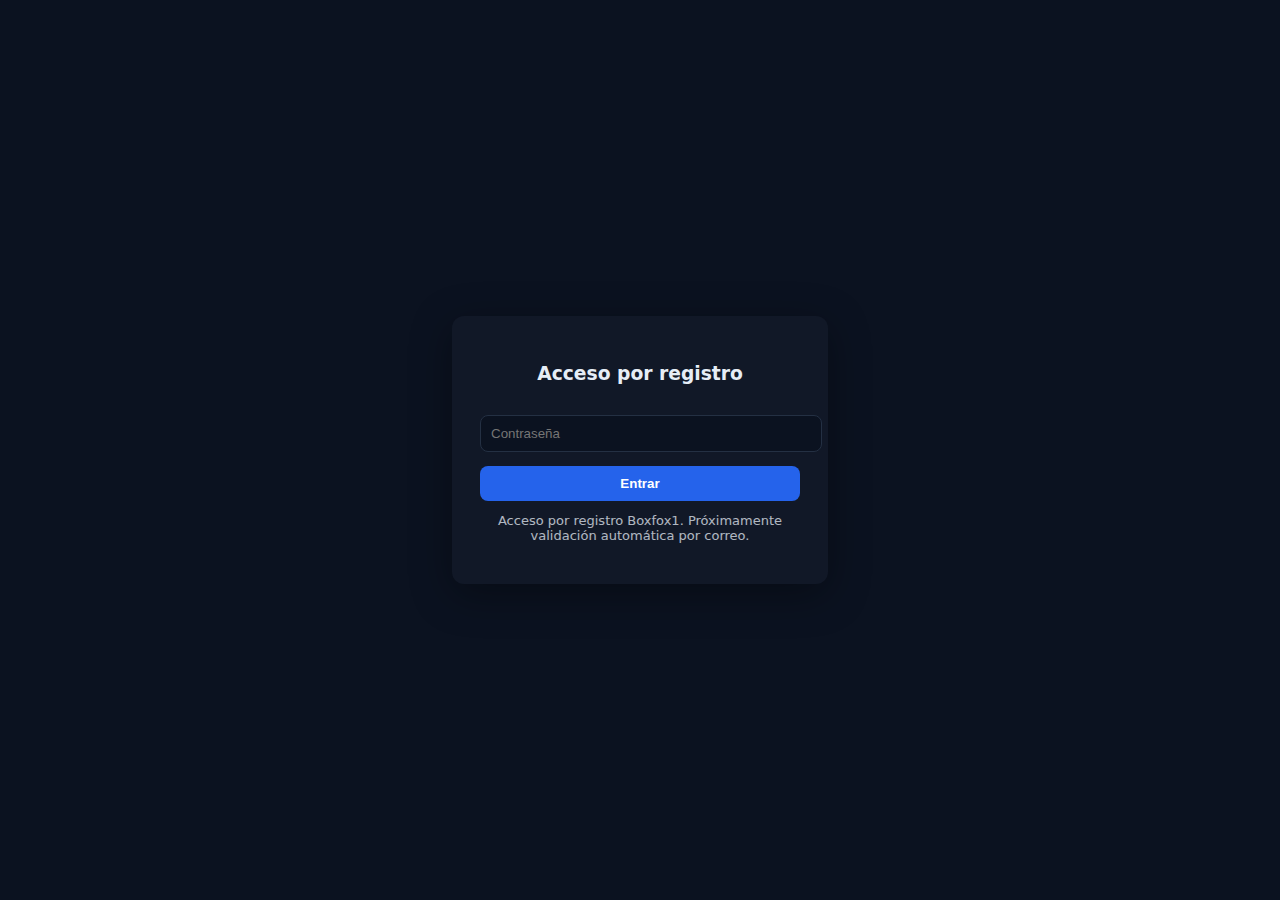
<file: downloads/registro/index.html>
<!doctype html>
<html lang="es">
  <head>
    <meta charset="utf-8" />
    <meta name="viewport" content="width=device-width, initial-scale=1" />
    <title>Recursos por registro | Hub Boxfox1</title>

    <style>
      body {
        font-family:
          system-ui,
          -apple-system,
          Segoe UI,
          Roboto,
          Arial,
          sans-serif;
        background: #0b1220;
        color: #e6edf6;
        display: flex;
        align-items: center;
        justify-content: center;
        height: 100vh;
        margin: 0;
      }
      .box {
        background: #111827;
        padding: 28px;
        border-radius: 12px;
        width: 320px;
        text-align: center;
        box-shadow: 0 10px 40px rgba(0, 0, 0, 0.35);
      }
      input {
        width: 100%;
        padding: 10px;
        border-radius: 8px;
        border: 1px solid #243043;
        background: #0b1220;
        color: #fff;
        margin-top: 12px;
      }
      button {
        margin-top: 14px;
        width: 100%;
        padding: 10px;
        border-radius: 8px;
        border: none;
        background: #2563eb;
        color: #fff;
        cursor: pointer;
        font-weight: 600;
      }
      p.note {
        margin-top: 12px;
        font-size: 13px;
        opacity: 0.75;
      }
    </style>
  </head>

  <body>
    <div class="box">
      <h3>Acceso por registro</h3>
      <input id="pass" type="password" placeholder="Contraseña" />
      <button onclick="check()">Entrar</button>

      <p class="note">
        Acceso por registro Boxfox1. Próximamente validación automática por
        correo.
      </p>
    </div>

    <script>
      function check() {
        if (document.getElementById("pass").value === "boxfox1") {
          location.href = "/downloads/registro/home.html";
        } else {
          alert("Contraseña incorrecta");
        }
      }
    </script>
  </body>
</html>
</file>
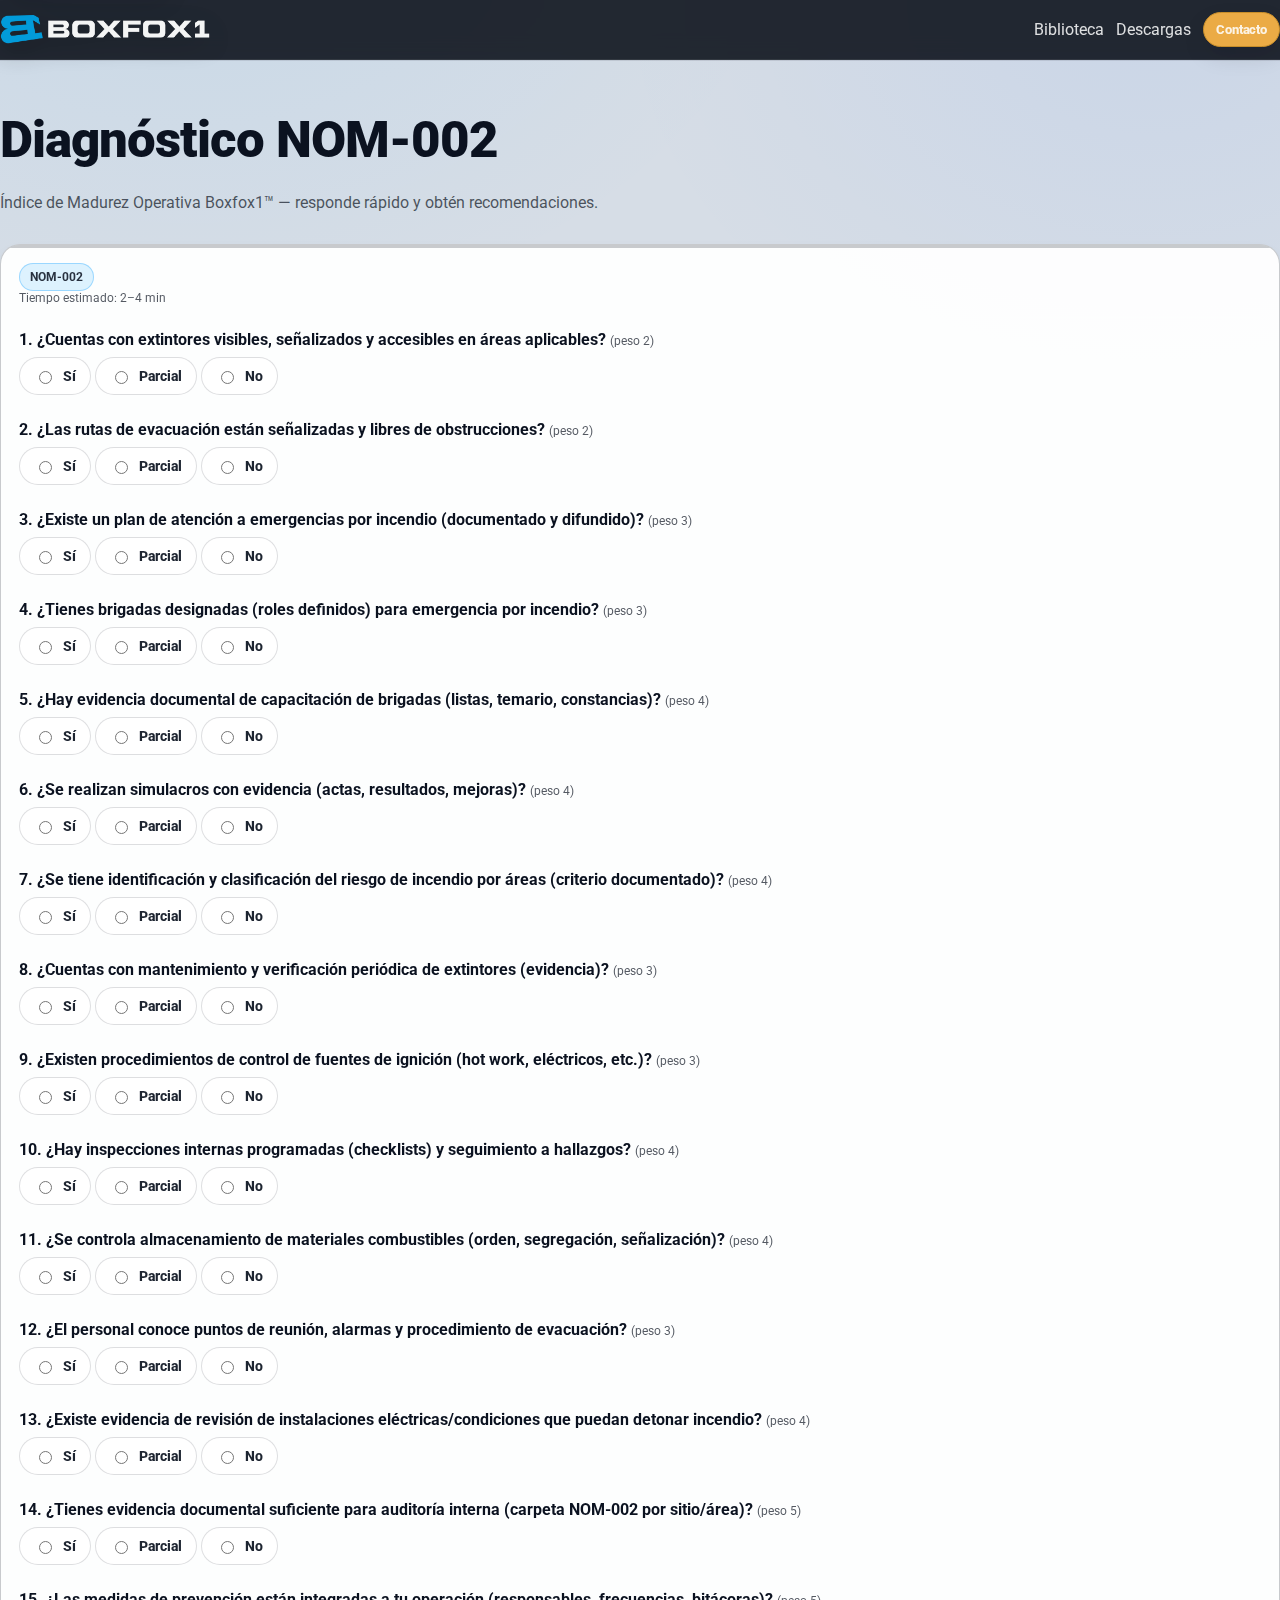
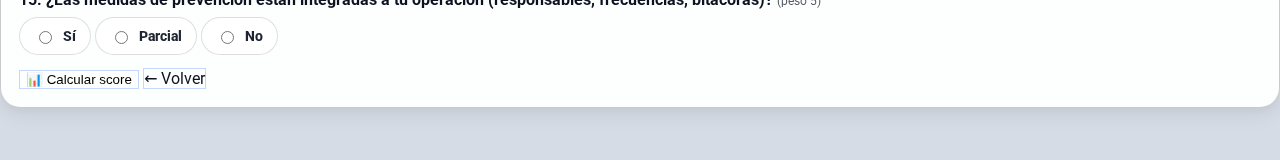
<file: app/diagnostico/nom-002.html>
<!doctype html>
<html lang="es-MX">
  <head>
    <meta charset="utf-8" />
    <meta name="viewport" content="width=device-width, initial-scale=1" />
    <title>Diagnóstico NOM-002 | Hub Boxfox1</title>
    <meta
      name="description"
      content="Calcula tu nivel de riesgo NOM-002 en 2 minutos. Obtén score, brechas y recursos recomendados."
    />
    <meta name="robots" content="index,follow" />
    <link rel="stylesheet" href="/assets/css/main.css" />
  </head>
  <body>
    <a class="skip-link" href="#contenido">Saltar al contenido</a>

    <header class="site-header" id="top">
      <nav class="nav">
        <div class="container nav-row">
          <a class="brand" href="/">
            <img
              class="brand-logo"
              src="/assets/img/boxfox1.logo.white.webp"
              alt="Boxfox1 Hub"
              width="210"
              height="48"
            />
          </a>
          <div class="nav-links" id="navLinks">
            <a href="/recursos/">Biblioteca</a>
            <a href="/downloads/">Descargas</a>
            <a class="btn btn-sm btn-ghost" href="/#contacto">Contacto</a>
          </div>
        </div>
      </nav>
    </header>

    <main id="contenido">
      <section class="section">
        <div class="container">
          <div class="section-head">
            <h2>Diagnóstico NOM-002</h2>
            <p class="muted">
              Índice de Madurez Operativa Boxfox1™ — responde rápido y obtén
              recomendaciones.
            </p>
          </div>

          <div class="card" style="margin-top: 16px">
            <div class="resource-top">
              <span class="badge badge-registro">NOM-002</span>
              <div class="muted" style="font-size: 12px">
                Tiempo estimado: 2–4 min
              </div>
            </div>

            <div id="formZone" style="margin-top: 10px"></div>

            <div class="resource-actions" style="margin-top: 14px">
              <button class="btn-line" id="btnCalc" type="button">
                📊 Calcular score
              </button>
              <a class="btn-line" href="/app/diagnostico/" rel="noopener"
                >← Volver</a
              >
            </div>

            <div id="resultZone" style="margin-top: 16px; display: none"></div>
          </div>
        </div>
      </section>
    </main>

    <script>
      (function () {
        "use strict";

        const ORIGIN = "hub.boxfox1.com";
        const WHATS_BASE = "https://wa.me/524444989198";

        const qs = new URLSearchParams(location.search);
        const utm = {
          source: qs.get("utm_source") || "hub",
          medium: qs.get("utm_medium") || "app",
          campaign: qs.get("utm_campaign") || "diagnostico_nom002",
        };

        const DIAG_URL = "/assets/data/diagnostics.json?v=" + Date.now();
        const NOM_KEY = "NOM-002";

        const el = (id) => document.getElementById(id);

        const normalize = (s) => (s || "").toString().trim();
        const esc = (s) =>
          normalize(s).replace(
            /[&<>"']/g,
            (c) =>
              ({
                "&": "&amp;",
                "<": "&lt;",
                ">": "&gt;",
                '"': "&quot;",
                "'": "&#39;",
              })[c],
          );

        const buildWhatsUrl = (text) =>
          `${WHATS_BASE}?text=${encodeURIComponent(text)}`;

        // Simple event wrapper (GA4 if exists)
        const track = (name, params) => {
          try {
            if (typeof gtag === "function") gtag("event", name, params || {});
          } catch (_) {}
        };

        function renderQuestions(bank) {
          const zone = el("formZone");
          const qs = bank.questions;

          const html = qs
            .map((q, idx) => {
              return `
              <div style="margin:12px 0; padding-top:12px; border-top:1px solid rgba(255,255,255,0.08);">
                <div style="font-weight:700; margin-bottom:8px;">
                  ${idx + 1}. ${esc(q.text)}
                  <span class="muted" style="font-weight:400; font-size:12px;">(peso ${q.weight})</span>
                </div>

                <div class="pill-row" role="radiogroup" aria-label="Respuesta">
                  <label class="pill" style="display:inline-flex; gap:8px; align-items:center;">
                    <input type="radio" name="${esc(q.id)}" value="yes" /> Sí
                  </label>
                  <label class="pill" style="display:inline-flex; gap:8px; align-items:center;">
                    <input type="radio" name="${esc(q.id)}" value="partial" /> Parcial
                  </label>
                  <label class="pill" style="display:inline-flex; gap:8px; align-items:center;">
                    <input type="radio" name="${esc(q.id)}" value="no" /> No
                  </label>
                </div>
              </div>
            `;
            })
            .join("");

          zone.innerHTML = html;
        }

        function getAnswers(bank) {
          const map = {};
          for (const q of bank.questions) {
            const checked = document.querySelector(
              `input[name="${q.id}"]:checked`,
            );
            map[q.id] = checked ? checked.value : "no";
          }
          return map;
        }

        function calcScore(bank, answers) {
          const s = bank.scoring;
          let max = 0;
          let got = 0;

          // compute weighted points
          for (const q of bank.questions) {
            max += q.weight * s.yes; // yes=2
            const a = answers[q.id] || "no";
            const pts =
              a === "yes" ? s.yes : a === "partial" ? s.partial : s.no;
            got += q.weight * pts;
          }

          const pct = max ? Math.round((got / max) * 100) : 0;

          // band
          const band =
            (s.bands || []).find((b) => pct >= b.min && pct <= b.max) ||
            s.bands[0];

          // top gaps (highest weight where answer != yes)
          const gaps = bank.questions
            .filter((q) => (answers[q.id] || "no") !== "yes")
            .sort((a, b) => b.weight - a.weight)
            .slice(0, 3);

          return { pct, band, gaps };
        }

        function buildResult(bank, pct, band, gaps) {
          const rz = el("resultZone");
          const gapsHtml = gaps.length
            ? `<ol class="list">${gaps.map((g) => `<li><strong>${esc(g.text)}</strong> <span class="muted">(peso ${g.weight})</span></li>`).join("")}</ol>`
            : `<p class="muted">Sin brechas críticas detectadas en este diagnóstico rápido.</p>`;

          // Recommendations by band
          let recTitle = "";
          let recText = "";
          let primaryCta = "";
          let secondaryCta = "";

          const commonUtm = `utm_source=${encodeURIComponent(utm.source)}&utm_medium=${encodeURIComponent(utm.medium)}&utm_campaign=${encodeURIComponent(utm.campaign)}`;

          const serviceLink = `https://servicios.boxfox1.com/?${commonUtm}#nom-002`;
          const resourcesLink = `/recursos/?cat=industrial&q=nom-002&${commonUtm}`;
          const registroHome = `/downloads/registro/home.html?${commonUtm}`;

          const whatsText =
            `Hola Boxfox1, vengo de ${ORIGIN}. ` +
            `Hice el diagnóstico NOM-002 y obtuve: ${pct}% (${band.label}). ` +
            `¿Me apoyas con un diagnóstico técnico y plan de implementación? ` +
            `Referencia: ${location.href}`;

          const whatsUrl = buildWhatsUrl(whatsText);

          if (band.key === "red") {
            recTitle = "Acción recomendada";
            recText =
              "Hay áreas críticas. Lo ideal es validar evidencia, brigadas, mantenimiento y control por áreas con un plan implementable.";
            primaryCta = `<a class="btn-line" href="${esc(whatsUrl)}" target="_blank" rel="noopener">📲 Solicitar diagnóstico (WhatsApp)</a>`;
            secondaryCta = `<a class="btn-line" href="${esc(registroHome)}">📥 Descargar checklist avanzado (Registro)</a>`;
          } else if (band.key === "yellow") {
            recTitle = "Siguiente paso";
            recText =
              "Tienes avances, pero hay brechas que suelen generar observaciones si no hay evidencia y seguimiento.";
            primaryCta = `<a class="btn-line" href="${esc(registroHome)}">📥 Checklist avanzado (Registro)</a>`;
            secondaryCta = `<a class="btn-line" href="${esc(whatsUrl)}" target="_blank" rel="noopener">📲 Aclarar brechas (WhatsApp)</a>`;
          } else {
            recTitle = "Validación y mejora";
            recText =
              "Buen avance. El siguiente salto es robustecer evidencia documental y disciplina operativa por área.";
            primaryCta = `<a class="btn-line" href="${esc(registroHome)}">📥 Evidencia + formatos (Registro)</a>`;
            secondaryCta = `<a class="btn-line" href="${esc(resourcesLink)}">📚 Ver recursos relacionados</a>`;
          }

          rz.innerHTML = `
            <div style="border-top:1px solid rgba(255,255,255,0.08); padding-top:14px;">
              <div class="resource-top">
                <span class="badge ${band.key === "red" ? "badge-registro" : band.key === "yellow" ? "badge-clientes" : "badge-academy"}">
                  ${esc(band.label)}
                </span>
                <div class="muted" style="font-size:12px;">Score: <strong style="color:rgba(255,255,255,0.9)">${pct}%</strong></div>
              </div>

              <h3 class="resource-title" style="margin-top:10px;">Brechas prioritarias (Top 3)</h3>
              ${gapsHtml}

              <div class="mini-note" style="margin-top:14px;">
                Este diagnóstico es una <strong>autoevaluación inicial</strong>. No sustituye programas internos, procedimientos, evidencia documental ni validación técnica para cumplimiento.
              </div>

              <h3 class="resource-title" style="margin-top:14px;">${esc(recTitle)}</h3>
              <p class="resource-desc">${esc(recText)}</p>

              <div class="resource-actions">
                ${primaryCta}
                ${secondaryCta}
                <a class="btn-line" href="${esc(serviceLink)}" target="_blank" rel="noopener">🏭 Ver servicios NOM-002</a>
              </div>
            </div>
          `;

          rz.style.display = "block";
        }

        async function init() {
          track("diagnostic_start", { nom: NOM_KEY, origin: ORIGIN });

          const res = await fetch(DIAG_URL, { cache: "no-store" });
          const data = await res.json();
          const bank = data[NOM_KEY];

          renderQuestions(bank);

          el("btnCalc").addEventListener("click", () => {
            const answers = getAnswers(bank);
            const out = calcScore(bank, answers);
            buildResult(bank, out.pct, out.band, out.gaps);

            track("diagnostic_complete", {
              nom: NOM_KEY,
              score: out.pct,
              band: out.band.key,
              origin: ORIGIN,
            });
          });
        }

        init().catch((e) => {
          console.error(e);
          const zone = el("formZone");
          zone.innerHTML = `<div class="card"><div class="resource-title">Error</div><p class="resource-desc">No se pudo cargar el banco de preguntas.</p></div>`;
        });
      })();
    </script>

    <script src="/assets/js/main.js" defer></script>
  </body>
</html>
</file>
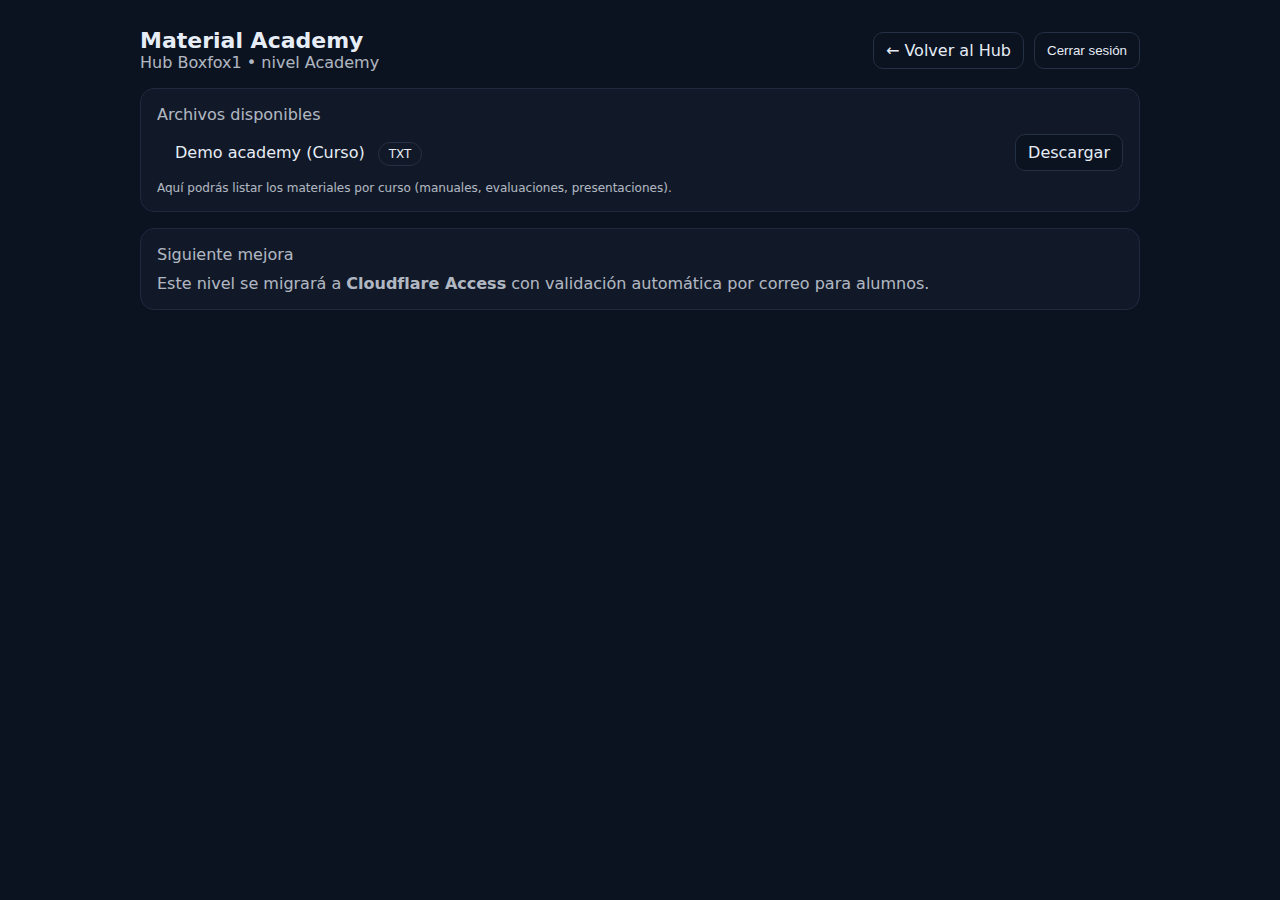
<file: downloads/academy/home.html>
<!doctype html>
<html lang="es-MX">
  <head>
    <meta charset="utf-8" />
    <meta name="viewport" content="width=device-width, initial-scale=1" />
    <title>Academy | Descargas | Hub Boxfox1</title>
    <meta name="robots" content="noindex,follow" />

    <!-- Google tag (gtag.js) -->
<script async src="https://www.googletagmanager.com/gtag/js?id=G-F84RR7KNGX"></script>
<script>
  window.dataLayer = window.dataLayer || [];
  function gtag(){dataLayer.push(arguments);}
  gtag('js', new Date());

  gtag('config', 'G-F84RR7KNGX');

</script>
    <style>
      :root {
        color-scheme: dark;
      }

      body {
        margin: 0;
        font-family:
          system-ui,
          -apple-system,
          Segoe UI,
          Roboto,
          Arial,
          sans-serif;
        background: #0b1220;
        color: #e6edf6;
      }

      .container {
        max-width: 1000px;
        margin: 0 auto;
        padding: 28px 18px;
      }

      .top {
        display: flex;
        align-items: center;
        justify-content: space-between;
        flex-wrap: wrap;
        gap: 12px;
      }

      h1 {
        margin: 0;
        font-size: 22px;
      }
      .muted {
        opacity: 0.75;
      }

      .card {
        margin-top: 16px;
        background: #111827;
        border: 1px solid #1f2a3f;
        border-radius: 14px;
        padding: 16px;
      }

      ul {
        margin: 10px 0 0 0;
        padding-left: 18px;
      }

      .file {
        display: flex;
        justify-content: space-between;
        align-items: center;
        flex-wrap: wrap;
        gap: 10px;
      }

      .btn {
        display: inline-block;
        padding: 8px 12px;
        border-radius: 10px;
        border: 1px solid #243043;
        background: #0b1220;
        color: #e6edf6;
        text-decoration: none;
        cursor: pointer;
      }

      .btn:hover {
        border-color: #2b3b5e;
      }

      .pill {
        font-size: 12px;
        padding: 4px 10px;
        border-radius: 999px;
        border: 1px solid #243043;
        margin-left: 8px;
      }

      .row {
        display: flex;
        gap: 10px;
        flex-wrap: wrap;
      }
    </style>
  </head>

  <body>
    <div class="container">
      <div class="top">
        <div>
          <h1>Material Academy</h1>
          <div class="muted">Hub Boxfox1 • nivel Academy</div>
        </div>

        <div class="row">
          <a class="btn" href="/">← Volver al Hub</a>
          <button class="btn" id="btnLogout" type="button">
            Cerrar sesión
          </button>
        </div>
      </div>

      <div class="card">
        <div class="muted">Archivos disponibles</div>

        <ul>
          <li class="file">
            <span>
              Demo academy (Curso)
              <span class="pill">TXT</span>
            </span>

            <a
              class="btn"
              href="/downloads/academy/demo-academy-curso.txt"
              download
              >Descargar</a
            >
          </li>
        </ul>

        <div class="muted" style="margin-top: 10px; font-size: 12px">
          Aquí podrás listar los materiales por curso (manuales, evaluaciones,
          presentaciones).
        </div>
      </div>

      <div class="card">
        <div class="muted">Siguiente mejora</div>
        <p class="muted" style="margin: 10px 0 0 0">
          Este nivel se migrará a <strong>Cloudflare Access</strong> con
          validación automática por correo para alumnos.
        </p>
      </div>
    </div>

    <script>
      (function () {
        const prefix = window.ACCESS_STORAGE_PREFIX || "boxfox1_access_";
        const key = prefix + "academy";

        document.getElementById("btnLogout").addEventListener("click", () => {
          localStorage.removeItem(key);
          sessionStorage.removeItem(key);
          window.location.href = "/downloads/academy/";
        });
      })();
    </script>
  </body>
</html>
</file>
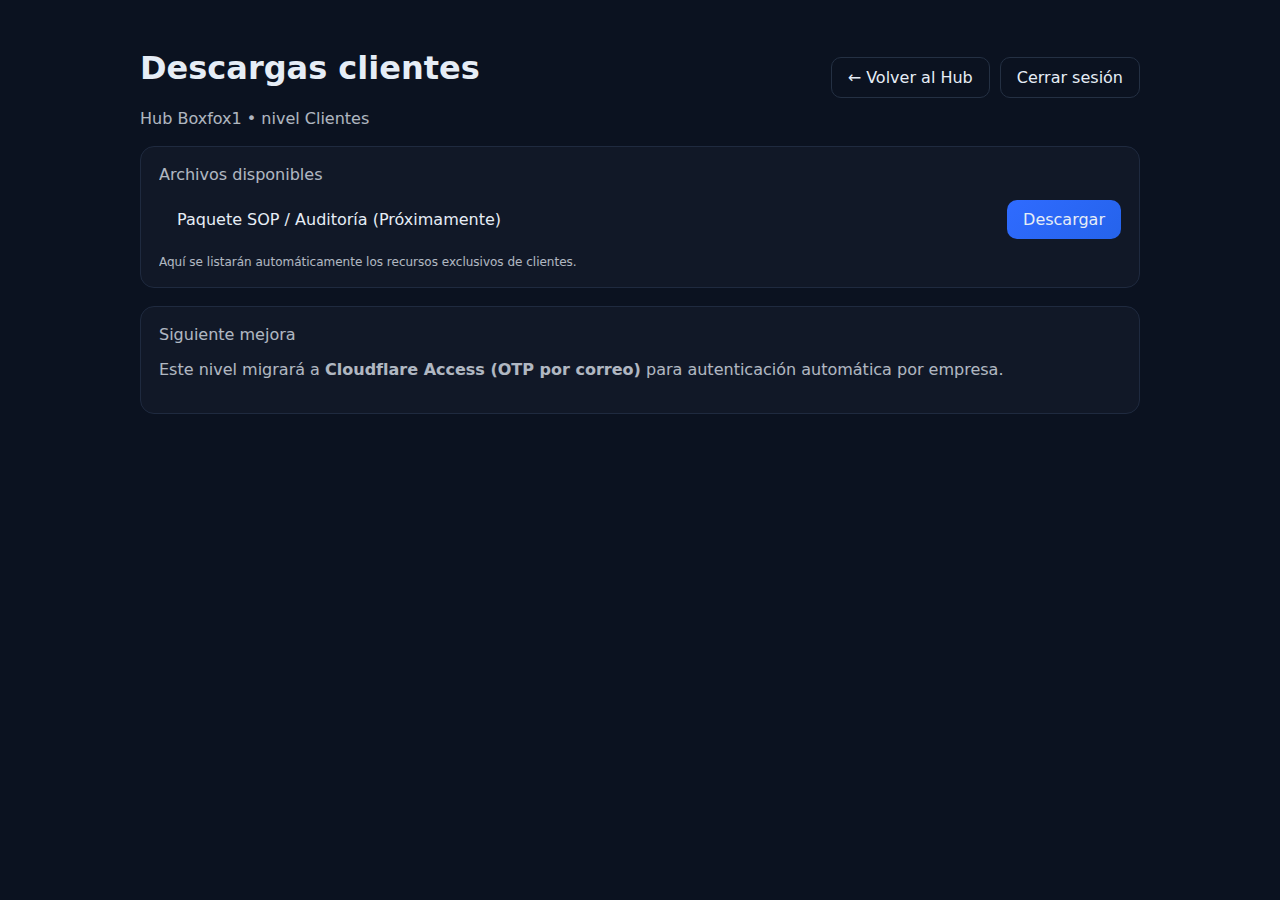
<file: downloads/clientes/home.html>
<!doctype html>
<html lang="es-MX">
  <head>
    <meta charset="utf-8" />
    <meta name="viewport" content="width=device-width, initial-scale=1" />
    <title>Descargas clientes | Hub Boxfox1</title>
    <meta name="robots" content="noindex,follow" />

    <style>
      :root {
        color-scheme: dark;
      }
      body {
        margin: 0;
        font-family:
          system-ui,
          -apple-system,
          Segoe UI,
          Roboto,
          Arial,
          sans-serif;
        background: #0b1220;
        color: #e6edf6;
      }
      .container {
        max-width: 1000px;
        margin: 0 auto;
        padding: 28px 18px;
      }
      .top {
        display: flex;
        align-items: center;
        justify-content: space-between;
        gap: 12px;
        flex-wrap: wrap;
      }
      .card {
        margin-top: 18px;
        background: #111827;
        border: 1px solid #1f2a3f;
        border-radius: 14px;
        padding: 18px;
      }
      .btn {
        display: inline-block;
        padding: 10px 16px;
        border-radius: 10px;
        border: 1px solid #243043;
        background: #0b1220;
        color: #e6edf6;
        text-decoration: none;
        cursor: pointer;
      }
      .btn:hover {
        border-color: #2b3b5e;
      }
      .btn-primary {
        background: linear-gradient(135deg, #2f6bff, #2563eb);
        border: 0;
      }
      .muted {
        opacity: 0.75;
      }
      ul {
        padding-left: 18px;
      }
      li {
        margin: 12px 0;
      }
    </style>
  </head>

  <body>
    <div class="container">
      <div class="top">
        <div>
          <h1>Descargas clientes</h1>
          <div class="muted">Hub Boxfox1 • nivel Clientes</div>
        </div>

        <div style="display: flex; gap: 10px; flex-wrap: wrap">
          <a class="btn" href="/">← Volver al Hub</a>
          <a class="btn" href="#" data-logout>Cerrar sesión</a>
        </div>
      </div>

      <div class="card">
        <div class="muted">Archivos disponibles</div>

        <ul>
          <li
            style="
              display: flex;
              justify-content: space-between;
              align-items: center;
              gap: 10px;
              flex-wrap: wrap;
            "
          >
            <span>Paquete SOP / Auditoría (Próximamente)</span>
            <a
              class="btn btn-primary"
              href="#"
              onclick="
                alert('Archivo aún no disponible');
                return false;
              "
              >Descargar</a
            >
          </li>
        </ul>

        <div class="muted" style="font-size: 12px; margin-top: 10px">
          Aquí se listarán automáticamente los recursos exclusivos de clientes.
        </div>
      </div>

      <div class="card">
        <div class="muted">Siguiente mejora</div>
        <p class="muted">
          Este nivel migrará a
          <strong>Cloudflare Access (OTP por correo)</strong> para autenticación
          automática por empresa.
        </p>
      </div>
    </div>

    <script>
      function logoutBoxfox() {
        /* elimina posibles claves usadas por access.js */
        sessionStorage.removeItem("boxfox1_access_clientes");
        sessionStorage.removeItem("boxfox1_clientes_access");
        sessionStorage.removeItem("access_clientes");

        /* redirige al login */
        location.href = "/downloads/clientes/";
      }

      const btn = document.querySelector("[data-logout]");
      if (btn) {
        btn.addEventListener("click", function (e) {
          e.preventDefault();
          logoutBoxfox();
        });
      }
    </script>
  </body>
</html>
</file>
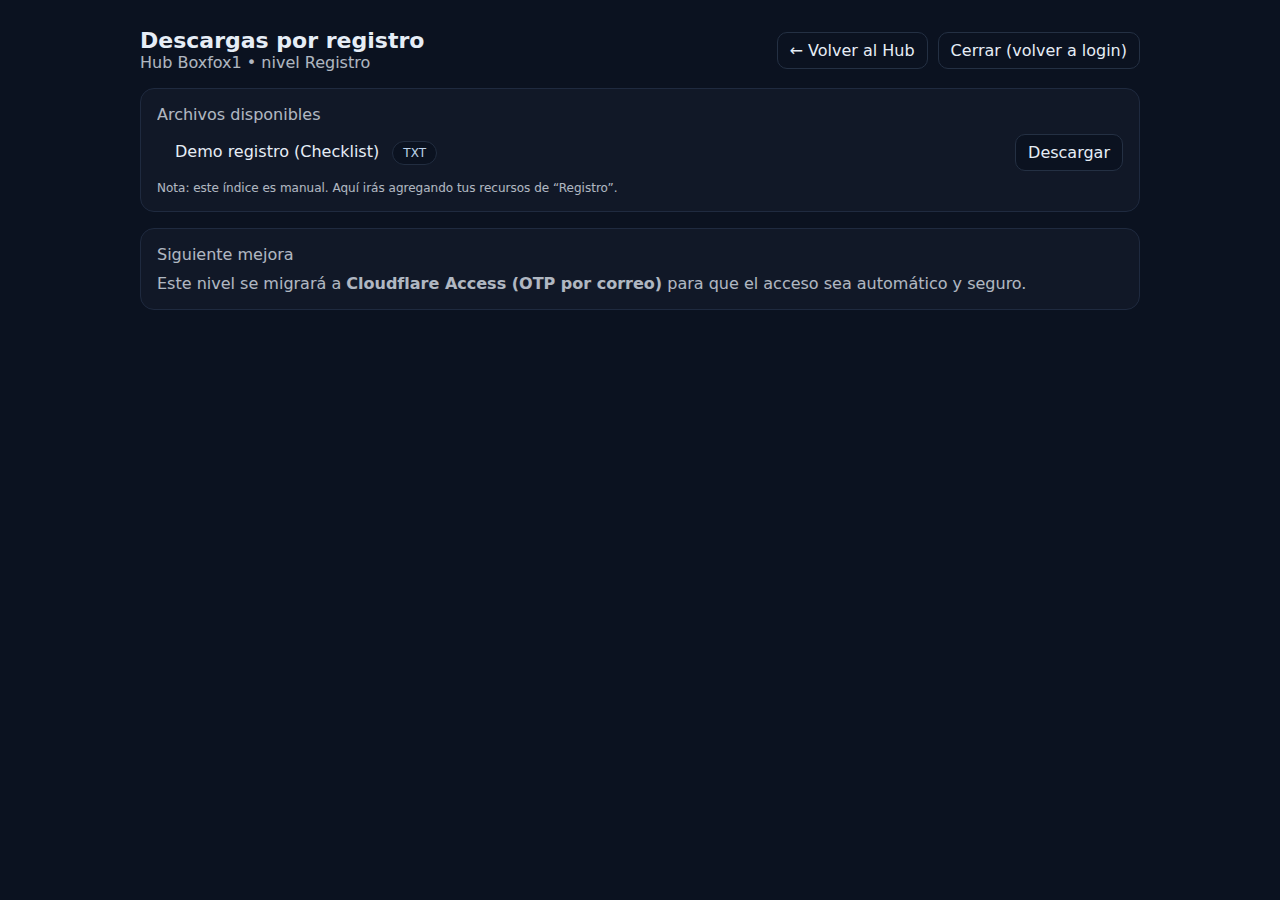
<file: downloads/registro/home.html>
<!doctype html>
<html lang="es-MX">
<head>
  <meta charset="utf-8" />
  <meta name="viewport" content="width=device-width, initial-scale=1" />
  <title>Registro | Descargas | Hub Boxfox1</title>
  <meta name="robots" content="noindex,follow" />
  <style>
    :root{color-scheme:dark}
    body{
      margin:0;
      font-family: system-ui, -apple-system, Segoe UI, Roboto, Arial, sans-serif;
      background:#0b1220;
      color:#e6edf6;
    }
    .container{max-width:1000px;margin:0 auto;padding:28px 18px}
    .top{
      display:flex;align-items:center;justify-content:space-between;gap:12px;flex-wrap:wrap
    }
    a{color:#9bd1ff;text-decoration:none}
    a:hover{text-decoration:underline}
    .card{
      margin-top:16px;
      background:#111827;
      border:1px solid #1f2a3f;
      border-radius:14px;
      padding:16px;
    }
    h1{font-size:22px;margin:0}
    .muted{opacity:.75}
    ul{margin:10px 0 0 0;padding-left:18px}
    li{margin:10px 0}
    .file{
      display:flex;align-items:center;justify-content:space-between;gap:10px;flex-wrap:wrap
    }
    .btn{
      display:inline-block;
      padding:8px 12px;
      border-radius:10px;
      border:1px solid #243043;
      background:#0b1220;
      color:#e6edf6;
      text-decoration:none;
    }
    .btn:hover{border-color:#2b3b5e;text-decoration:none}
    .pill{
      display:inline-block;
      font-size:12px;
      padding:4px 10px;
      border-radius:999px;
      border:1px solid #243043;
      background:#0b1220;
      color:#cfe5ff;
      margin-left:8px;
      opacity:.9;
    }
  </style>
</head>
<body>
  <div class="container">
    <div class="top">
      <div>
        <h1>Descargas por registro</h1>
        <div class="muted">Hub Boxfox1 • nivel Registro</div>
      </div>
      <div style="display:flex;gap:10px;flex-wrap:wrap">
        <a class="btn" href="/">← Volver al Hub</a>
        <a class="btn" href="/downloads/registro/">Cerrar (volver a login)</a>
      </div>
    </div>

    <div class="card">
      <div class="muted">Archivos disponibles</div>
      <ul>
        <li class="file">
          <span>Demo registro (Checklist) <span class="pill">TXT</span></span>
          <a class="btn" href="./demo-registro-checklist.txt" download>Descargar</a>
        </li>
      </ul>
      <div class="muted" style="margin-top:10px;font-size:12px">
        Nota: este índice es manual. Aquí irás agregando tus recursos de “Registro”.
      </div>
    </div>

    <div class="card">
      <div class="muted">Siguiente mejora</div>
      <p class="muted" style="margin:10px 0 0 0">
        Este nivel se migrará a <strong>Cloudflare Access (OTP por correo)</strong> para que el acceso sea automático y seguro.
      </p>
    </div>
  </div>
</body>
</html>
</file>
<file: assets/css/main.css>
/* /assets/css/main.css */
/* Boxfox1 Hub — Light Slate (gris claro + gris oscuro + acento azul) + Roboto */

/* Roboto (simple y directo). Si prefieres <link> en HTML, lo quitamos de aquí. */
@import url("https://fonts.googleapis.com/css2?family=Roboto:wght@300;400;500;700;900&display=swap");

/* ===== Base / Global fixes (scroll + background) ===== */
:root {
  /* Layout */
  --wrap: 1040px;
  --gutter: 24px;

  /* Radius */
  --r: 16px;
  --r2: 20px;

  /* Light slate palette */
  --bg-0: #d5dce5;
  --bg-1: #cdd5df;
  --surface: rgba(255, 255, 255, 0.78); /* cards base */
  --surface2: rgba(255, 255, 255, 0.62);
  --line: rgba(15, 23, 42, 0.12); /* líneas/bordes */
  --line2: rgba(15, 23, 42, 0.08);

  --text: #0b1220; /* texto principal */
  --muted: rgba(11, 18, 32, 0.7); /* texto secundario */

  /* Boxfox1 blue accents */
  --brand: #1ea7ff;
  --brand-2: #0b5fff;

  /* Shadow (suave, corporativo) */
  --shadow: 0 14px 34px rgba(2, 6, 23, 0.12);
  --shadow2: 0 10px 22px rgba(2, 6, 23, 0.1);

  /* Focus ring */
  --focus: 0 0 0 4px rgba(30, 167, 255, 0.22);
}

* {
  box-sizing: border-box;
}
html,
body {
  height: 100%;
}

html {
  background: var(--bg-0);
  overscroll-behavior-y: none; /* evita flash/pull-to-refresh */
}

body {
  margin: 0;
  font-family:
    "Roboto",
    ui-sans-serif,
    system-ui,
    -apple-system,
    Segoe UI,
    Helvetica,
    Arial;
  color: var(--text);
  background:
    radial-gradient(
      1000px 700px at 15% -10%,
      rgba(30, 167, 255, 0.08),
      transparent 60%
    ),
    radial-gradient(
      900px 700px at 90% 0%,
      rgba(11, 95, 255, 0.06),
      transparent 60%
    ),
    #d6dde6; /* un solo tono */
  overflow-x: hidden; /* evita barra blanca */
}

img {
  max-width: 100%;
  height: auto;
  display: block;
}
a {
  color: inherit;
  text-decoration: none;
}
a:hover {
  text-decoration: none;
}

::selection {
  background: rgba(30, 167, 255, 0.22);
}

/* Accesibilidad */
.sr-only {
  position: absolute !important;
  width: 1px;
  height: 1px;
  padding: 0;
  margin: -1px;
  overflow: hidden;
  clip: rect(0, 0, 0, 0);
  white-space: nowrap;
  border: 0;
}

.skip-link {
  position: absolute;
  left: 10px;
  top: 10px;
  padding: 10px 12px;
  border-radius: 12px;
  background: rgba(255, 255, 255, 0.92);
  border: 1px solid var(--line);
  color: var(--text);
  transform: translateY(-140%);
  transition: transform 0.2s ease;
  z-index: 1000;
  box-shadow: var(--shadow2);
}
.skip-link:focus {
  transform: translateY(0);
}

:focus-visible {
  outline: none;
  box-shadow: var(--focus);
  border-radius: 12px;
}

.muted {
  color: var(--muted);
}
.small {
  font-size: 13px;
}

/* ===== Layout ===== */
.wrap {
  width: min(calc(100% - (var(--gutter) * 2)), var(--wrap));
  margin-inline: auto;
}

.section {
  padding: 52px 0;
  background: transparent;
  border-top: 1px solid rgba(15, 23, 42, 0.1);
}

.section--alt {
  background: transparent;
  border: 0;
  border-top: 1px solid var(--line2);
  border-bottom: 1px solid var(--line2);
}

.section--hero {
  padding: 44px 0 22px;
  background: radial-gradient(
    900px 400px at 20% -20%,
    rgba(30, 167, 255, 0.18),
    transparent 65%
  );
}

.section-head {
  display: flex;
  flex-direction: column;
  gap: 10px;
  max-width: 78ch;
}
.section-head h2 {
  margin: 0;
  font-weight: 900;
  letter-spacing: -0.02em;
}

/* ===== Header / Nav ===== */
.site-header {
  position: sticky;
  top: 0;
  z-index: 50;
  background: rgba(18, 24, 34, 0.92);
  backdrop-filter: blur(10px);
  border-bottom: 1px solid rgba(255, 255, 255, 0.08);
}

.site-header.is-scrolled {
  background: rgba(14, 18, 28, 0.96);
  box-shadow: 0 12px 24px rgba(0, 0, 0, 0.35);
}

.nav-row {
  display: flex;
  align-items: center;
  justify-content: space-between;
  padding: 12px 0;
  gap: 14px;
}

.brand-logo {
  width: 210px;
  height: auto;
  opacity: 0.95;
  filter: drop-shadow(0 8px 14px rgba(0, 0, 0, 0.35)) brightness(1.05);
}

.nav-links {
  display: flex;
  align-items: center;
  gap: 12px;
}

.nav-links a {
  color: rgba(255, 255, 255, 0.85);
}

.nav-links a:hover {
  background: rgba(30, 167, 255, 0.18);
  color: #fff;
}

.nav-toggle {
  display: none;
  width: 42px;
  height: 42px;
  border-radius: 14px;
  border: 1px solid var(--line);
  background: rgba(255, 255, 255, 0.7);
  color: var(--text);
}

.nav-toggle__icon {
  display: block;
  width: 18px;
  height: 2px;
  background: rgba(11, 18, 32, 0.9);
  margin: 0 auto;
  position: relative;
  border-radius: 3px;
}

.nav-toggle__icon::before,
.nav-toggle__icon::after {
  content: "";
  position: absolute;
  left: 0;
  width: 100%;
  height: 2px;
  background: rgba(11, 18, 32, 0.9);
  border-radius: 3px;
}
.nav-toggle__icon::before {
  top: -6px;
}
.nav-toggle__icon::after {
  top: 6px;
}

/* ===== Buttons / UI ===== */
.btn {
  display: inline-flex;
  align-items: center;
  justify-content: center;
  gap: 10px;
  padding: 12px 16px;
  border-radius: 999px;
  border: 1px solid rgba(11, 95, 255, 0.22);
  background: linear-gradient(
    135deg,
    rgba(30, 167, 255, 0.18),
    rgba(11, 95, 255, 0.1)
  );
  color: #071425;
  font-weight: 800;
  letter-spacing: -0.01em;
  box-shadow: var(--shadow2);
}
.btn:hover {
  filter: brightness(1.03);
}
.btn:active {
  transform: translateY(1px);
}

/* Botón Ver recursos */
.btn-ghost {
  background: #ebab45; /* azul claro Boxfox1 */
  color: #0b1220;
  border: 1px solid #c78d29;
  font-weight: 700;
  transition: all 0.18s ease;
}

.btn-ghost:hover {
  background: #c8e4ff;
  border-color: #4ea3ff;
  transform: translateY(-1px);
}

.btn-line {
  background: transparent;
  border: 1px solid rgba(11, 95, 255, 0.24);
  box-shadow: none;
}

.btn-sm {
  padding: 9px 12px;
  font-size: 13px;
  font-weight: 800;
}

/* ===== Badges ===== */
.badge {
  display: inline-flex;
  align-items: center;
  gap: 8px;
  padding: 6px 10px;
  border-radius: 999px;
  border: 1px solid var(--line);
  background: rgba(255, 255, 255, 0.68);
  font-size: 12px;
  color: rgba(11, 18, 32, 0.86);
  font-weight: 700;
}
.badge-registro {
  border-color: rgba(30, 167, 255, 0.35);
  background: rgba(30, 167, 255, 0.14);
}
.badge-clientes {
  border-color: rgba(11, 95, 255, 0.28);
  background: rgba(11, 95, 255, 0.1);
}
.badge-academy {
  border-color: rgba(16, 185, 129, 0.28);
  background: rgba(16, 185, 129, 0.12);
}

/* ===== Hero ===== */
.hero {
  display: grid;
  grid-template-columns: 1.15fr 0.85fr;
  gap: 28px;
  align-items: start;
  padding-bottom: 36px;
  align-items: flex-start;
}

/* HERO — sizes down (more) */
.hero h1{
  font-size: clamp(46px, 5vw, 64px);
  line-height: .98;
  margin: 0 0 10px;
}

.hero .lead{
  font-size: clamp(24px, 2.6vw, 34px);
  font-weight: 600;
  line-height: 1.22;
  letter-spacing: -0.01em;

  max-width: 22ch; /* un poco más ancho para que no se haga columna */
  color: rgba(11,18,32,.74);
  margin: 6px 0 12px;
}

/* nota chiquita debajo */
.hero-note{
  font-size: 15px;
  line-height: 1.45;
  opacity: .74;
}
.hero-copy {
  padding-top: 14px;
}

.hero-note--soft {
  font-size: 17px;
  opacity: 0.85;
}

.hero-actions {
  margin-top: 28px;
  display: flex;
  gap: 14px;
  flex-wrap: wrap;
  margin-top: 18px;
}
.eyebrow {
  margin: 0 0 10px;
  font-weight: 900;
  letter-spacing: 0.1em;
  text-transform: uppercase;
  color: rgba(11, 18, 32, 0.65);
  font-size: 12px;
}

.lead {
  margin: 0;
  color: rgba(11, 18, 32, 0.74);
  max-width: 72ch;
  line-height: 1.55;
}

.hero-actions {
  margin-top: 18px;
  display: flex;
  gap: 10px;
  flex-wrap: wrap;
}
.hero-actions .btn {
  font-weight: 900;
}
.hero-actions .btn-ghost {
  opacity: 0.92;
}

.hero-meta {
  margin-top: 18px;
  display: flex;
  gap: 12px;
  flex-wrap: wrap;
}

.meta {
  border: 1px solid rgba(15, 23, 42, 0.08);
  background: rgba(255, 255, 255, 0.45);
  box-shadow: none;
  padding: 10px 12px;
}
.meta-k {
  font-weight: 900;
  display: flex;
  gap: 10px;
  flex-wrap: nowrap; /* todo en una sola línea */
  align-items: center;
}
.meta-v {
  color: rgba(11, 18, 32, 0.62);
}

/* ===== Cards ===== */
.card {
  border: 1px solid rgba(11, 18, 32, 0.22);
  background: rgba(255, 255, 255, 0.95);
  border-radius: var(--r2);
  padding: 18px;
  box-shadow:
    0 4px 10px rgba(11, 18, 32, 0.04),
    0 10px 18px rgba(11, 18, 32, 0.05);
  position: relative;
  overflow: hidden;
    transition: transform .22s ease, box-shadow .22s ease, background .22s ease, border-color .22s ease;
  will-change: transform;
  
}
.card::before {
  content: "";
  position: absolute;
  top: 0;
  left: 0;
  width: 100%;
  height: 3px;
  background: rgba(11, 18, 32, 0.22);
}
.card--soft {
  background: var(--surface2);
  box-shadow: none;
}

.card--solid {
  background: rgba(255,255,255,.94);
  box-shadow:
    0 10px 30px rgba(11,18,32,.08),
    0 2px 6px rgba(11,18,32,.05);
}

.card-top {
  display: flex;
  align-items: center;
  justify-content: space-between;
  gap: 10px;
  margin-bottom: 10px;
}

.card-title {
  margin: 6px 0 6px;
  font-size: 18px;
  letter-spacing: -0.02em;
  font-weight: 900;
}

.card-desc {
  margin: 0;
  line-height: 1.55;
  color: rgba(11, 18, 32, 0.74);
}

.card-actions {
  margin-top: 14px;
  display: flex;
  gap: 10px;
  flex-wrap: wrap;
}


/* ===== Quick list (hero right card) ===== */
.quick {
  margin-top: 8px;
  display: grid;
  gap: 10px;
}

.quick-item {
  padding: 12px 14px;
  border-radius: 16px;
  border: 1px solid var(--line);
  background: rgba(255, 255, 255, 0.58);
}

.quick-item:hover {
  background: rgba(30, 167, 255, 0.08);
}

.quick-title {
  font-weight: 900;
  letter-spacing: -0.01em;
}

.quick-sub {
  margin-top: 2px;
  font-size: 13px;
  color: rgba(11, 18, 32, 0.68);
}

/* ===== Grids / tiles ===== */
.grid {
  display: grid;
  gap: 10px;
  margin-top: 18px;
}

.grid-2 {
  grid-template-columns: repeat(2, minmax(0, 1fr));
}
.grid-3 {
  grid-template-columns: repeat(3, minmax(0, 1fr));
}
.grid-4 {
  grid-template-columns: repeat(4, minmax(0, 1fr));
}

.tile {
  border: 1px solid rgba(11, 18, 32, 0.22);
  background: rgba(255, 255, 255, 0.68);
  border-radius: var(--r2);
  padding: 18px;
  display: flex;
  flex-direction: column;
  gap: 8px;
  min-height: 170px;
  box-shadow: var(--shadow2);
  padding: 14px;
  min-height: 150px;
}

.tile:hover {
  background: rgba(30, 167, 255, 0.08);
}

.tile-ico {
  font-size: 20px;
}

.tile-title {
  font-weight: 900;
  letter-spacing: -0.01em;
  font-size: 18px;
  line-height: 1.15;
}

.tile-desc {
  line-height: 1.55;
  color: rgba(11, 18, 32, 0.72);
}

.tile-foot {
  margin-top: auto;
  color: rgba(11, 18, 32, 0.84);
  font-weight: 800;
}

/* ===== Note / lists ===== */
.note {
  margin-top: 16px;
  border: 1px solid rgba(11, 18, 32, 0.22);
  background: rgba(255, 255, 255, 0.62);
  border-radius: 16px;
  padding: 12px 14px;
  color: rgba(11, 18, 32, 0.74);
  line-height: 1.55;
  box-shadow: var(--shadow2);
}

.list {
  margin: 0;
  padding-left: 18px;
  color: rgba(11, 18, 32, 0.86);
}

.list li {
  margin: 8px 0;
}

.mini-note {
  margin-top: 12px;
  border-top: 1px solid var(--line2);
  padding-top: 12px;
  color: rgba(11, 18, 32, 0.7);
  font-size: 13px;
  line-height: 1.55;
}

/* ===== Contact ===== */
.contact {
  display: grid;
  grid-template-columns: 1.05fr 0.95fr;
  gap: 18px;
  align-items: start;
  padding-bottom: 18px;
}

.contact-actions {
  display: flex;
  gap: 10px;
  flex-wrap: wrap;
  margin-top: 14px;
}

/* ===== Footer ===== */
.footer {
  padding: 22px 0;
  border-top: 1px solid var(--line);
  background: rgba(255, 255, 255, 0.54);
}

.footer-row {
  display: flex;
  align-items: center;
  justify-content: space-between;
  gap: 12px;
  flex-wrap: wrap;
}

.footer-links {
  display: flex;
  gap: 14px;
}

.footer-links a {
  color: rgba(11, 18, 32, 0.74);
  padding: 8px 10px;
  border-radius: 12px;
}

.footer-links a:hover {
  background: rgba(30, 167, 255, 0.1);
}

/* ===== Responsive ===== */
@media (max-width: 980px) {
  .grid-4 {
    grid-template-columns: repeat(2, minmax(0, 1fr));
  }
  .grid-3 {
    grid-template-columns: repeat(2, minmax(0, 1fr));
  }
  .hero {
    grid-template-columns: 1fr;
  }
  .contact {
    grid-template-columns: 1fr;
  }
}

@media (max-width: 720px) {
  :root {
    --gutter: 16px;
  }

  .section {
    padding-top: 28px;
    background: #eef2f6;
    border-top: 1px solid rgba(15, 23, 42, 0.08);
  }
  .section--hero {
    padding: 48px 0 18px;
    position: relative;
    background: linear-gradient(180deg, #cfd6df, #c6ced8);
  }
  .section--hero::after {
    content: "";
    position: absolute;
    left: 0;
    right: 0;
    bottom: -1px;
    height: 44px;
    background: linear-gradient(
      to bottom,
      rgba(0, 0, 0, 0),
      rgba(15, 23, 42, 0.06)
    );
    pointer-events: none;
  }
  .section-recursos {
    background: #e3e8ef;
  }

  .nav-toggle {
    display: inline-flex;
    align-items: center;
    justify-content: center;
  }

  .nav-links {
    position: fixed;
    inset: 64px 16px auto 16px;
    background: rgba(238, 242, 246, 0.96);
    border: 1px solid var(--line);
    border-radius: 18px;
    padding: 10px;
    display: none;
    flex-direction: column;
    gap: 6px;
    box-shadow: var(--shadow);
  }

  .nav-links.is-open {
    display: flex;
  }
  .nav-links a {
    width: 100%;
  }

  .grid-2 {
    grid-template-columns: 1fr;
  }
  .grid-3 {
    grid-template-columns: 1fr;
  }
}

@media (prefers-reduced-motion: reduce) {
  * {
    scroll-behavior: auto !important;
    transition: none !important;
    animation: none !important;
  }
}
.btn-whats {
  border: 1px solid rgba(16, 185, 129, 0.35);
  background: rgba(16, 185, 129, 0.14);
}
.btn-whats:hover {
  filter: brightness(1.03);
}
/* Más aire ANTES de Recursos (forzado) */
section#recursos {
  padding-top: 84px !important;
  margin-top: 44px !important;
}
/* TITULOS PRINCIPALES DE SECCIÓN */
section h2 {
  margin: 0 0 18px;
  font-size: clamp(40px, 4vw, 52px);
  line-height: 1.05;
  font-weight: 900;
  letter-spacing: -0.03em;
  color: #0b1220;
}
/* LINK TIPO EXPLORAR */
a.explore-link {
  color: #0689cf; /* azul Boxfox1 */
  font-weight: 700;
  text-decoration: none;
  transition: 0.2s ease;
}

a.explore-link:hover {
  color: #0088d6;
  text-decoration: underline;
}
:root {
  --brand: #00aeef; /* azul Boxfox1 */
  --ink: #0b1220;
}

/* Footer */
.footer {
  padding: 18px 0 18px;
  border-top: 1px solid rgba(11, 18, 32, 0.1);
}

.footer-row {
  display: flex;
  justify-content: space-between;
  align-items: center;
  gap: 18px;
  padding-top: 6px;
}

.footer-left {
  font-size: 15px;
  font-weight: 700;
  color: rgba(11, 18, 32, 0.85);
}

.footer-right {
  display: flex;
  align-items: center;
  gap: 12px;
  font-size: 15px;
  flex-wrap: wrap;
}

.footer-right a {
  color: rgba(11, 18, 32, 0.82);
  font-weight: 700;
  text-decoration: none;
}

.footer-right a:hover {
  color: var(--brand);
  text-decoration: underline;
}

.footer-right .sep {
  color: rgba(11, 18, 32, 0.35);
}

/* Sub row */
.footer-sub {
  display: flex;
  justify-content: space-between;
  align-items: center;
  gap: 18px;
  margin-top: 12px;
  flex-wrap: wrap;
}

.footer-ctas {
  display: flex;
  gap: 10px;
  align-items: center;
  flex-wrap: wrap;
}

/* Pills */
.pill {
  display: inline-flex;
  align-items: center;
  justify-content: center;
  height: 38px;
  padding: 0 14px;
  border-radius: 999px;
  font-weight: 800;
  font-size: 14px;
  text-decoration: none;
  border: 1px solid rgba(11, 18, 32, 0.14);
  background: #fff;
  color: rgba(11, 18, 32, 0.92);
  transition: 0.18s ease;
}

.pill:hover {
  transform: translateY(-1px);
  border-color: rgba(11, 18, 32, 0.22);
}

/* Brand tones */
.pill-li {
  background: rgba(0, 174, 239, 0.1);
  border-color: rgba(0, 174, 239, 0.35);
  color: var(--brand); /* LinkedIn en azul marca */
}

.pill-li:hover {
  background: rgba(0, 174, 239, 0.16);
}

.pill-wa {
  background: rgba(37, 211, 102, 0.12);
  border-color: rgba(37, 211, 102, 0.35);
  color: rgba(11, 18, 32, 0.92);
}

.pill-mail {
  background: rgba(11, 18, 32, 0.06);
  border-color: rgba(11, 18, 32, 0.14);
  color: rgba(11, 18, 32, 0.92);
}

/* Blog link con más presencia */
.footer-support {
  display: flex;
  gap: 8px;
  align-items: center;
  font-size: 10px;
}

.support-link {
  color: var(--brand);
  font-weight: 900;
  text-decoration: none;
  padding: 6px 10px;
  border-radius: 10px;
  background: rgba(0, 174, 239, 0.1);
  border: 1px solid rgba(0, 174, 239, 0.25);
}

.support-link:hover {
  background: rgba(0, 174, 239, 0.16);
  text-decoration: underline;
}

/* Mobile */
@media (max-width: 780px) {
  .footer-row {
    flex-direction: column;
    align-items: flex-start;
  }
  .footer-sub {
    align-items: flex-start;
  }
}
.footer-social {
  width: 42px;
  height: 42px;

  display: inline-flex;
  align-items: center;
  justify-content: center;

  border-radius: 50%;
  text-decoration: none;

  color: rgba(11, 18, 32, 0.88);
  background: rgba(255, 255, 255, 0.85);
  border: 1px solid rgba(11, 18, 32, 0.1);

  font-size: 18px;
  transition: 0.25s ease;
}
.footer-social i {
  line-height: 1;
}

.footer-social:hover {
  background: rgba(15, 23, 42, 0.08);
  transform: translateY(-2px);
}
.hero-note {
  margin-top: 10px;
  max-width: 680px;
  font-size: 15px;
  line-height: 1.6;
  color: rgba(15, 23, 42, 0.72);
}
.hero-pack .pack{ display:grid; gap:10px; margin-top:10px; }
.hero-pack .pack-item{
  display:block;
  padding:12px 12px;
  border-radius: 14px;
  border: 1px solid rgba(15,23,42,.10);
  background: rgba(255,255,255,.78);
  text-decoration:none;
}
.hero-pack .pack-item:hover{ transform: translateY(-1px); }
.hero-pack .pack-kicker{
  font-size: 11px;
  letter-spacing: .08em;
  text-transform: uppercase;
  color: rgba(11,18,32,.55);
}
.hero-pack .pack-title{ font-weight: 900; margin-top: 2px; color: rgba(11,18,32,.92); }
.hero-pack .pack-sub{ font-size: 13px; margin-top: 2px; color: rgba(11,18,32,.66); }

.pack{
  display: grid;
  gap: 10px;
  margin-top: 8px;
}

.pack-item{
  display: block;
  padding: 12px 12px;
  border-radius: 14px;
  border: 1px solid rgba(11,18,32,.12);
  background: rgba(255,255,255,.75);
  text-decoration: none;
  color: inherit;
  transition: transform .18s ease, box-shadow .18s ease, background .18s ease, border-color .18s ease;
}

.pack-item:hover{
  transform: translateY(-2px);
  background: rgba(255,255,255,.95);
  border-color: rgba(11,18,32,.18);
  box-shadow:
    0 10px 22px rgba(11,18,32,.10),
    0 2px 6px rgba(11,18,32,.06);
}

.pack-item:focus-visible{
  outline: none;
  box-shadow:
    0 0 0 4px rgba(34,166,255,.22),
    0 10px 22px rgba(11,18,32,.10);
}
</file>
